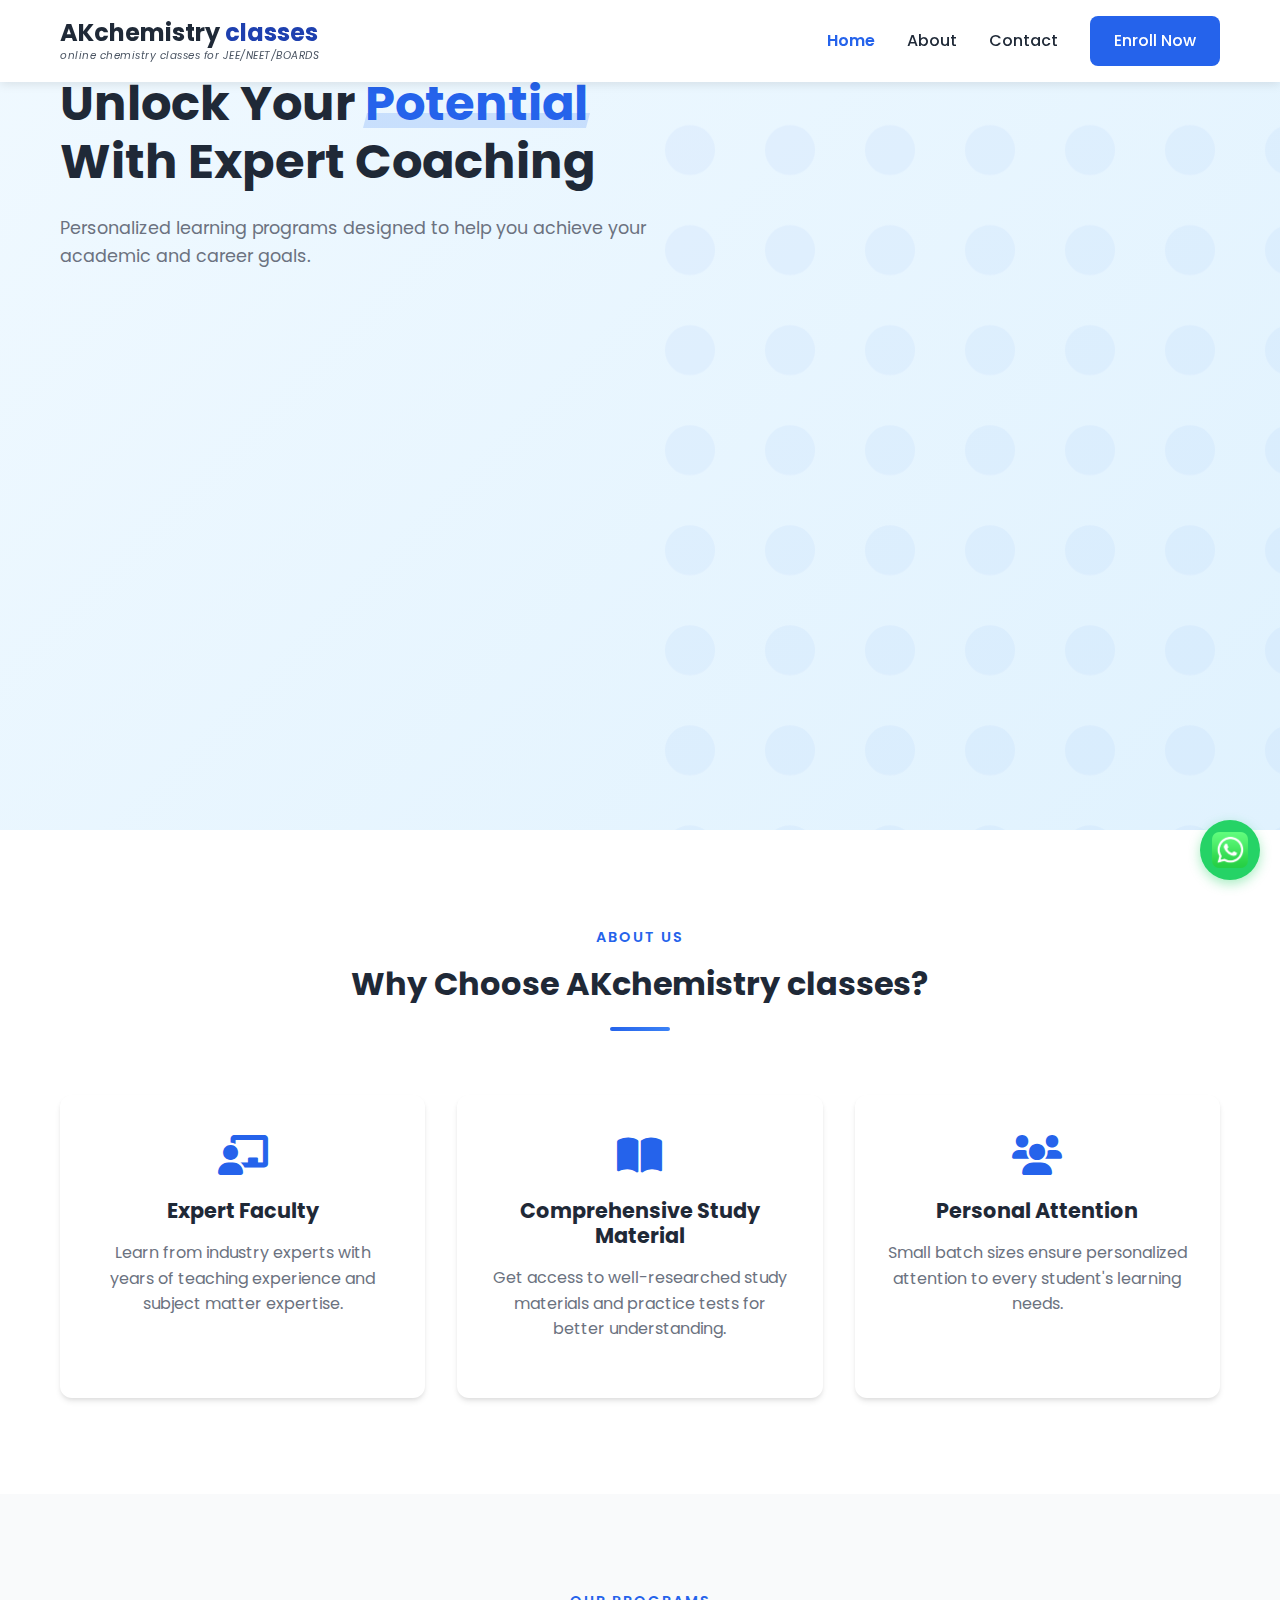
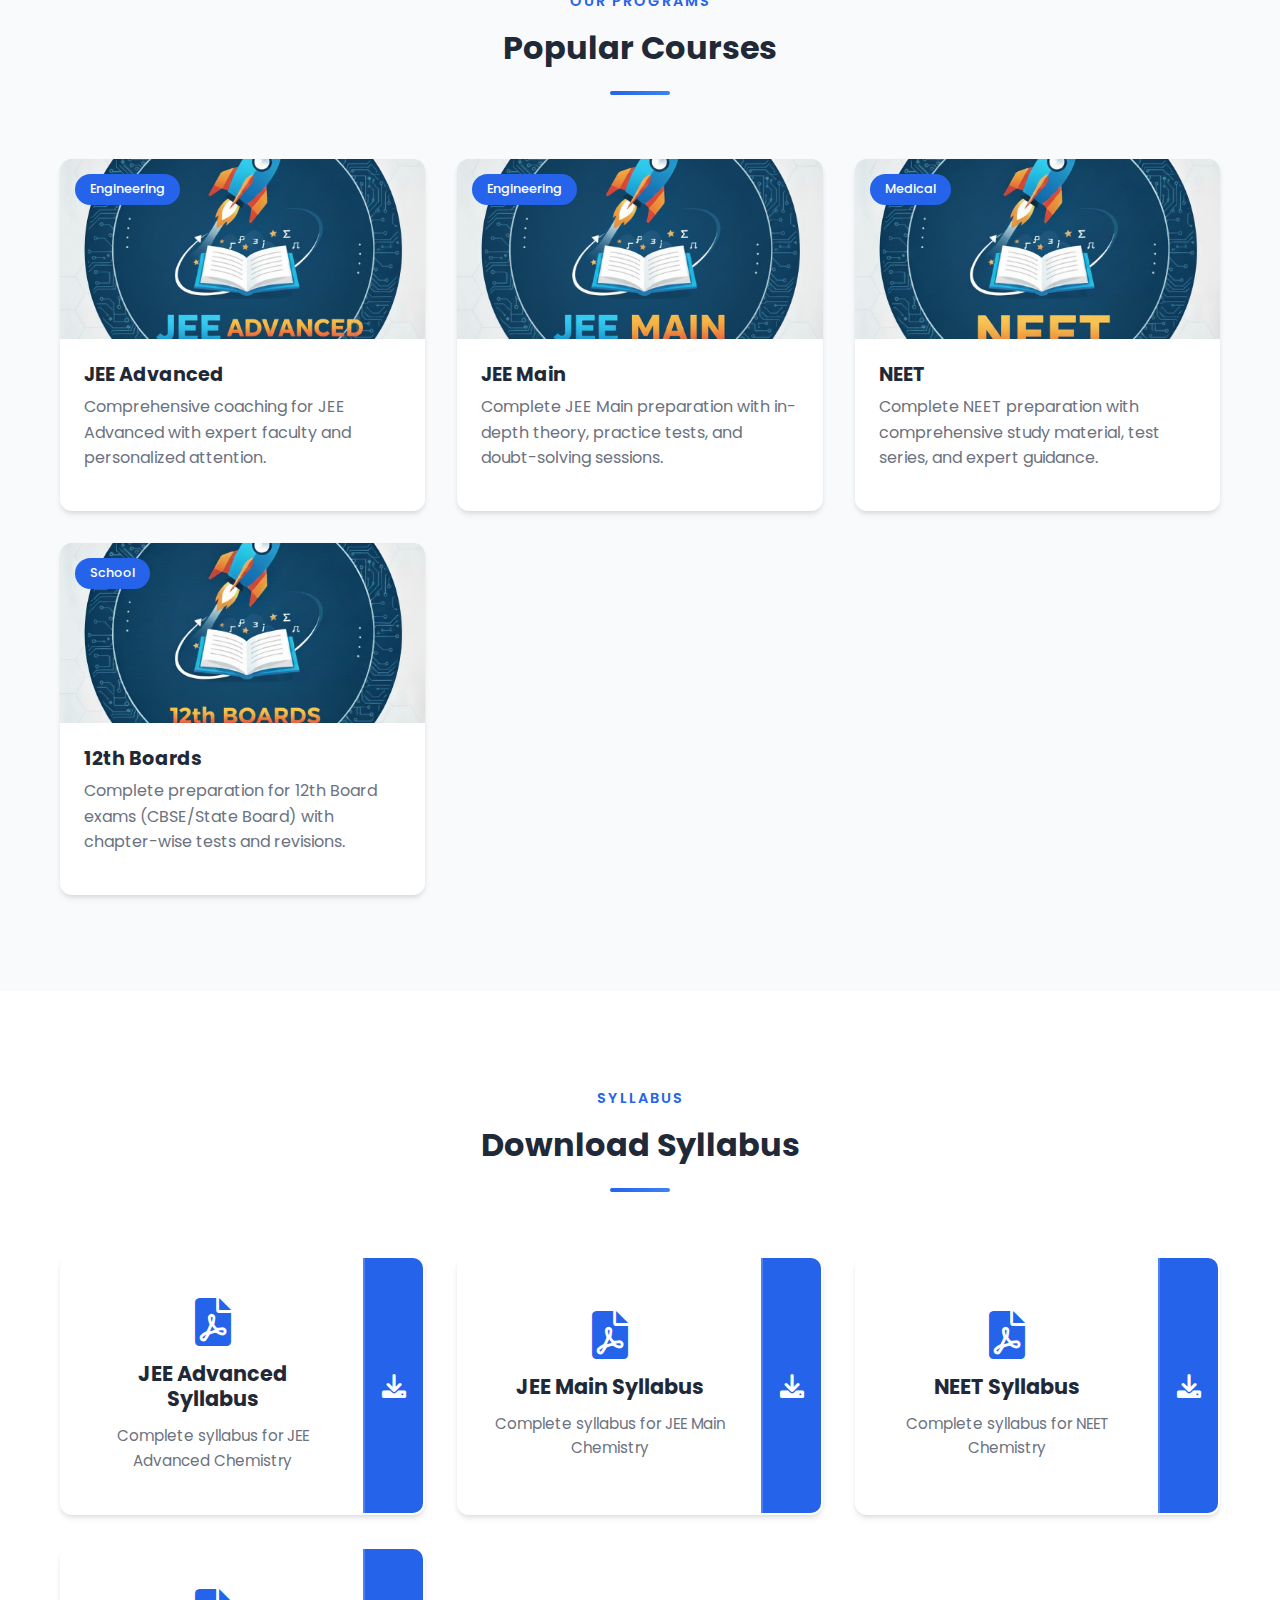
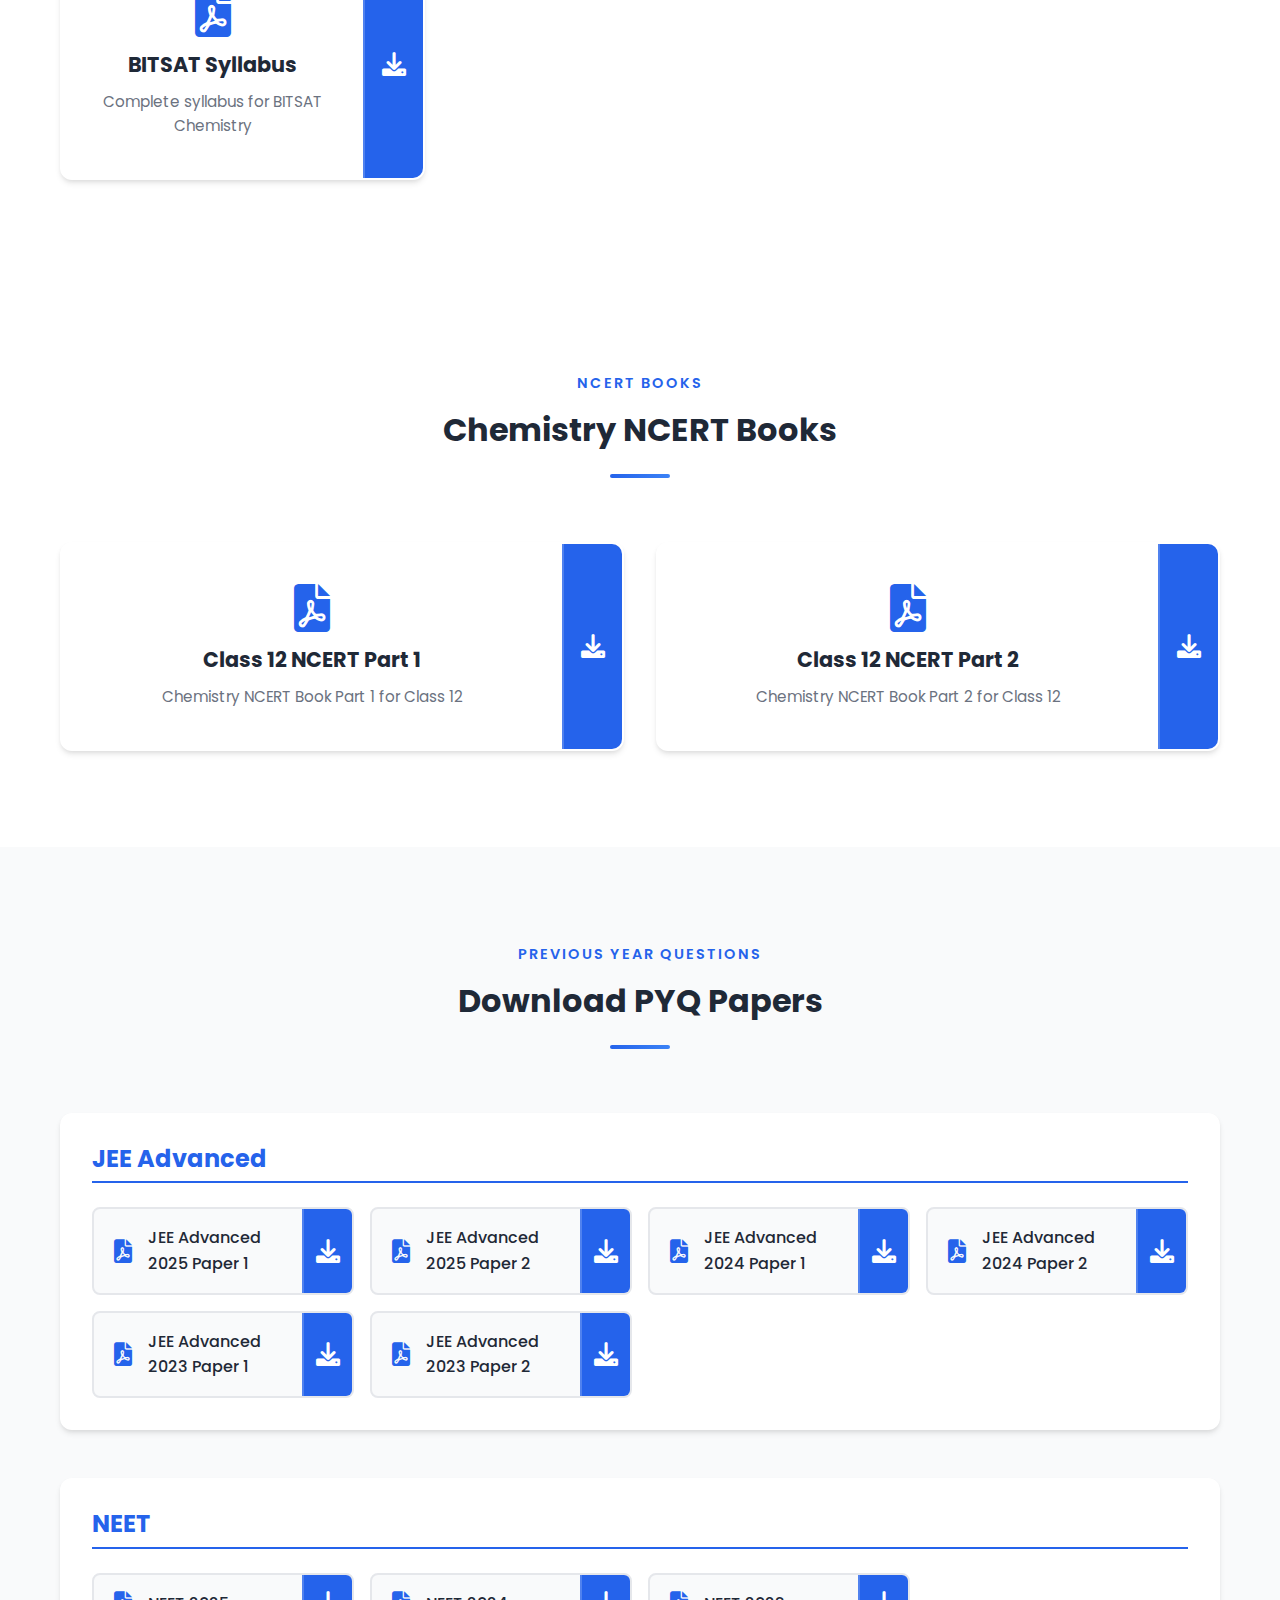
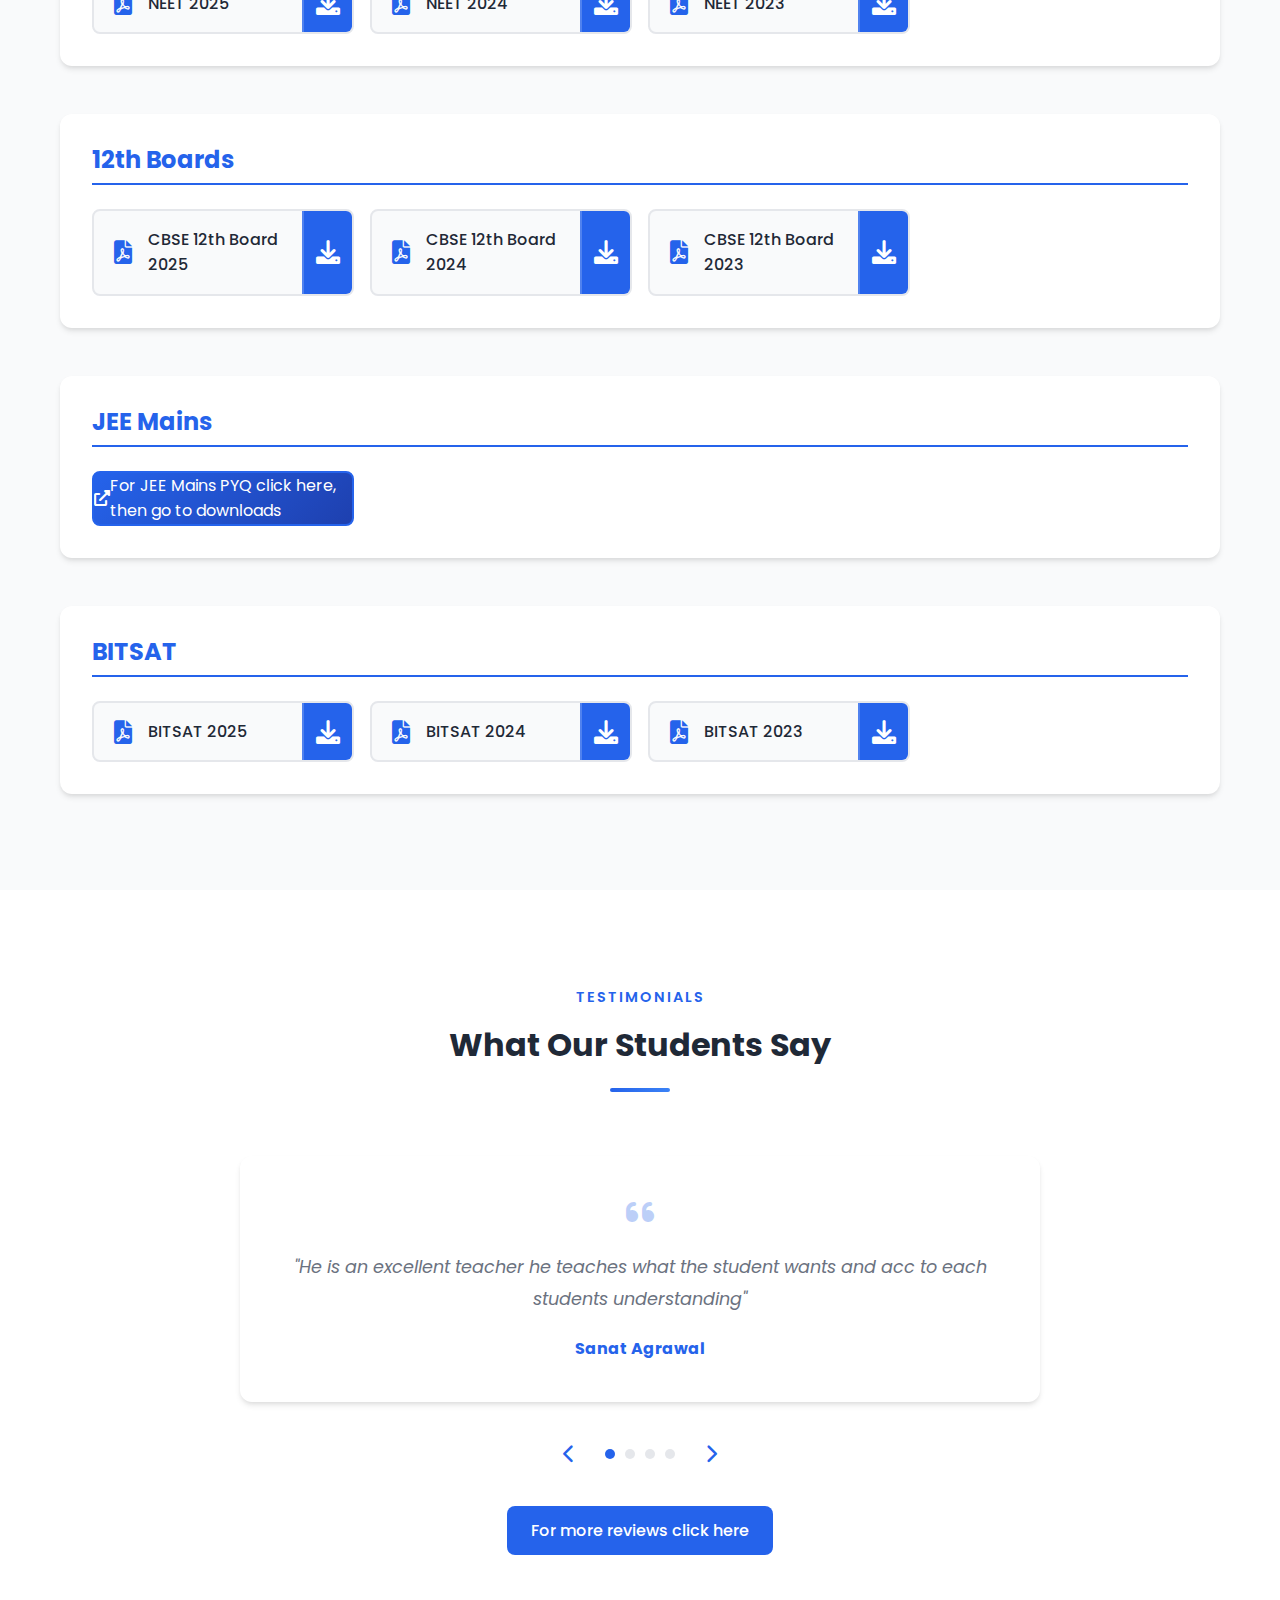
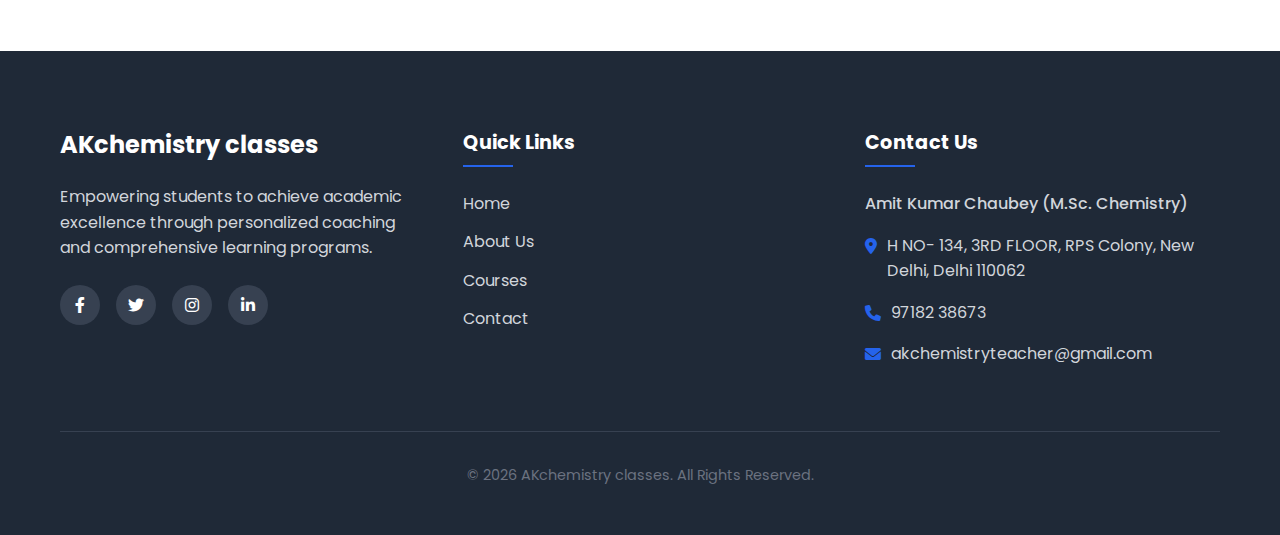
<file: index.html>
<!DOCTYPE html>
<html lang="en">
<head>
    <meta charset="UTF-8">
    <meta name="viewport" content="width=device-width, initial-scale=1.0">
    <title>AKchemistry classes - Excellence in Education</title>
    <link rel="stylesheet" href="https://cdnjs.cloudflare.com/ajax/libs/font-awesome/6.0.0/css/all.min.css">
    <link href="https://fonts.googleapis.com/css2?family=Poppins:wght@300;400;500;600;700&display=swap" rel="stylesheet">
    <link rel="stylesheet" href="css/style.css">
</head>
<body>
    <!-- Navigation -->
    <nav class="navbar">
        <div class="container">
            <a href="index.html" class="logo">
                <div class="logo-main">AKchemistry <span>classes</span></div>
                <div class="logo-subtitle">online chemistry classes for JEE/NEET/BOARDS</div>
            </a>
            <div class="nav-links">
                <a href="index.html" class="active">Home</a>
                <a href="about.html">About</a>
                <a href="contact.html">Contact</a>
                <a href="#" class="btn btn-primary enroll-now-btn">Enroll Now</a>
            </div>
            <div class="hamburger">
                <span></span>
                <span></span>
                <span></span>
            </div>
        </div>
    </nav>

    <!-- Hero Section -->
    <section class="hero">
        <div class="container">
            <div class="hero-grid">
                <div class="hero-content">
                    <h1 class="animate-from-left">Unlock Your <span>Potential</span> With Expert Coaching</h1>
                    <p class="animate-from-right">Personalized learning programs designed to help you achieve your academic and career goals.</p>
                    <div class="cta-buttons animate-fade-in">
                        <a href="#courses" class="btn btn-primary">Explore Courses</a>
                    </div>
                </div>
                <div class="hero-image animate-fade-in">
                    <img src="assets/teacher.jpg" alt="Expert coach guiding students">
                </div>
            </div>
        </div>
        <div class="hero-shape"></div>
    </section>

    <!-- About Section -->
    <section class="about-section" id="about">
        <div class="container">
            <div class="section-header">
                <span>About Us</span>
                <h2>Why Choose AKchemistry classes?</h2>
                <div class="line"></div>
            </div>
            <div class="about-grid">
                <div class="about-card">
                    <i class="fas fa-chalkboard-teacher"></i>
                    <h3>Expert Faculty</h3>
                    <p>Learn from industry experts with years of teaching experience and subject matter expertise.</p>
                </div>
                <div class="about-card">
                    <i class="fas fa-book-open"></i>
                    <h3>Comprehensive Study Material</h3>
                    <p>Get access to well-researched study materials and practice tests for better understanding.</p>
                </div>
                <div class="about-card">
                    <i class="fas fa-users"></i>
                    <h3>Personal Attention</h3>
                    <p>Small batch sizes ensure personalized attention to every student's learning needs.</p>
                </div>
            </div>
        </div>
    </section>

    <!-- Courses Section -->
    <section class="courses-section" id="courses">
        <div class="container">
            <div class="section-header">
                <span>Our Programs</span>
                <h2>Popular Courses</h2>
                <div class="line"></div>
            </div>
            <div class="courses-grid">
                <!-- Course cards will be populated by JavaScript -->
            </div>
        </div>
    </section>

    <!-- Syllabus Section -->
    <section class="syllabus-section" id="syllabus">
        <div class="container">
            <div class="section-header">
                <span>Syllabus</span>
                <h2>Download Syllabus</h2>
                <div class="line"></div>
            </div>
            <div class="syllabus-grid">
                <div class="syllabus-item">
                    <a href="assets/jas_watermark.pdf" target="_blank" class="syllabus-content">
                        <i class="fas fa-file-pdf"></i>
                        <div class="syllabus-text">
                            <h3>JEE Advanced Syllabus</h3>
                            <p>Complete syllabus for JEE Advanced Chemistry</p>
                        </div>
                    </a>
                    <a href="assets/jas_watermark.pdf" download class="download-btn" title="Download PDF">
                        <i class="fas fa-download"></i>
                    </a>
                </div>
                <div class="syllabus-item">
                    <a href="assets/jms_watermark.pdf" target="_blank" class="syllabus-content">
                        <i class="fas fa-file-pdf"></i>
                        <div class="syllabus-text">
                            <h3>JEE Main Syllabus</h3>
                            <p>Complete syllabus for JEE Main Chemistry</p>
                        </div>
                    </a>
                    <a href="assets/jms_watermark.pdf" download class="download-btn" title="Download PDF">
                        <i class="fas fa-download"></i>
                    </a>
                </div>
                <div class="syllabus-item">
                    <a href="assets/neets.pdf" target="_blank" class="syllabus-content">
                        <i class="fas fa-file-pdf"></i>
                        <div class="syllabus-text">
                            <h3>NEET Syllabus</h3>
                            <p>Complete syllabus for NEET Chemistry</p>
                        </div>
                    </a>
                    <a href="assets/neets.pdf" download class="download-btn" title="Download PDF">
                        <i class="fas fa-download"></i>
                    </a>
                </div>
                <div class="syllabus-item">
                    <a href="assets/bitsatsl.pdf" target="_blank" class="syllabus-content">
                        <i class="fas fa-file-pdf"></i>
                        <div class="syllabus-text">
                            <h3>BITSAT Syllabus</h3>
                            <p>Complete syllabus for BITSAT Chemistry</p>
                        </div>
                    </a>
                    <a href="assets/bitsatsl.pdf" download class="download-btn" title="Download PDF">
                        <i class="fas fa-download"></i>
                    </a>
                </div>
            </div>
        </div>
    </section>

    <!-- NCERT Books Section -->
    <section class="syllabus-section" id="ncert">
        <div class="container">
            <div class="section-header">
                <span>NCERT Books</span>
                <h2>Chemistry NCERT Books</h2>
                <div class="line"></div>
            </div>
            <div class="syllabus-grid">
                <div class="syllabus-item">
                    <a href="assets/c12p1.pdf" target="_blank" class="syllabus-content">
                        <i class="fas fa-file-pdf"></i>
                        <div class="syllabus-text">
                            <h3>Class 12 NCERT Part 1</h3>
                            <p>Chemistry NCERT Book Part 1 for Class 12</p>
                        </div>
                    </a>
                    <a href="assets/c12p1.pdf" download class="download-btn" title="Download PDF">
                        <i class="fas fa-download"></i>
                    </a>
                </div>
                <div class="syllabus-item">
                    <a href="assets/c12p2.pdf" target="_blank" class="syllabus-content">
                        <i class="fas fa-file-pdf"></i>
                        <div class="syllabus-text">
                            <h3>Class 12 NCERT Part 2</h3>
                            <p>Chemistry NCERT Book Part 2 for Class 12</p>
                        </div>
                    </a>
                    <a href="assets/c12p2.pdf" download class="download-btn" title="Download PDF">
                        <i class="fas fa-download"></i>
                    </a>
                </div>
            </div>
        </div>
    </section>

    <!-- PYQ Downloads Section -->
    <section class="pyq-section" id="pyq">
        <div class="container">
            <div class="section-header">
                <span>Previous Year Questions</span>
                <h2>Download PYQ Papers</h2>
                <div class="line"></div>
            </div>
            <div class="pyq-container">
                <!-- JEE Advanced -->
                <div class="pyq-category">
                    <h3>JEE Advanced</h3>
                    <div class="pyq-grid">
                        <div class="pyq-item">
                            <a href="assets/ja2025p1_removed_watermark.pdf" target="_blank" class="pyq-content">
                                <i class="fas fa-file-pdf"></i>
                                <span>JEE Advanced 2025 Paper 1</span>
                            </a>
                            <a href="assets/ja2025p1_removed_watermark.pdf" download class="download-btn" title="Download PDF">
                                <i class="fas fa-download"></i>
                            </a>
                        </div>
                        <div class="pyq-item">
                            <a href="assets/ja2025p2_removed_watermark.pdf" target="_blank" class="pyq-content">
                                <i class="fas fa-file-pdf"></i>
                                <span>JEE Advanced 2025 Paper 2</span>
                            </a>
                            <a href="assets/ja2025p2_removed_watermark.pdf" download class="download-btn" title="Download PDF">
                                <i class="fas fa-download"></i>
                            </a>
                        </div>
                        <div class="pyq-item">
                            <a href="assets/ja2024p1_removed_watermark.pdf" target="_blank" class="pyq-content">
                                <i class="fas fa-file-pdf"></i>
                                <span>JEE Advanced 2024 Paper 1</span>
                            </a>
                            <a href="assets/ja2024p1_removed_watermark.pdf" download class="download-btn" title="Download PDF">
                                <i class="fas fa-download"></i>
                            </a>
                        </div>
                        <div class="pyq-item">
                            <a href="assets/ja2024p2_removed_watermark.pdf" target="_blank" class="pyq-content">
                                <i class="fas fa-file-pdf"></i>
                                <span>JEE Advanced 2024 Paper 2</span>
                            </a>
                            <a href="assets/ja2024p2_removed_watermark.pdf" download class="download-btn" title="Download PDF">
                                <i class="fas fa-download"></i>
                            </a>
                        </div>
                        <div class="pyq-item">
                            <a href="assets/ja2023p1_removed_watermark.pdf" target="_blank" class="pyq-content">
                                <i class="fas fa-file-pdf"></i>
                                <span>JEE Advanced 2023 Paper 1</span>
                            </a>
                            <a href="assets/ja2023p1_removed_watermark.pdf" download class="download-btn" title="Download PDF">
                                <i class="fas fa-download"></i>
                            </a>
                        </div>
                        <div class="pyq-item">
                            <a href="assets/ja2023p2_removed_watermark.pdf" target="_blank" class="pyq-content">
                                <i class="fas fa-file-pdf"></i>
                                <span>JEE Advanced 2023 Paper 2</span>
                            </a>
                            <a href="assets/ja2023p2_removed_watermark.pdf" download class="download-btn" title="Download PDF">
                                <i class="fas fa-download"></i>
                            </a>
                        </div>
                    </div>
                </div>

                <!-- NEET -->
                <div class="pyq-category">
                    <h3>NEET</h3>
                    <div class="pyq-grid">
                        <div class="pyq-item">
                            <a href="assets/neet2025_watermark.pdf" target="_blank" class="pyq-content">
                                <i class="fas fa-file-pdf"></i>
                                <span>NEET 2025</span>
                            </a>
                            <a href="assets/neet2025_watermark.pdf" download class="download-btn" title="Download PDF">
                                <i class="fas fa-download"></i>
                            </a>
                        </div>
                        <div class="pyq-item">
                            <a href="assets/neet2024_watermark.pdf" target="_blank" class="pyq-content">
                                <i class="fas fa-file-pdf"></i>
                                <span>NEET 2024</span>
                            </a>
                            <a href="assets/neet2024_watermark.pdf" download class="download-btn" title="Download PDF">
                                <i class="fas fa-download"></i>
                            </a>
                        </div>
                        <div class="pyq-item">
                            <a href="assets/neet2023_watermark.pdf" target="_blank" class="pyq-content">
                                <i class="fas fa-file-pdf"></i>
                                <span>NEET 2023</span>
                            </a>
                            <a href="assets/neet2023_watermark.pdf" download class="download-btn" title="Download PDF">
                                <i class="fas fa-download"></i>
                            </a>
                        </div>
                    </div>
                </div>

                <!-- Boards -->
                <div class="pyq-category">
                    <h3>12th Boards</h3>
                    <div class="pyq-grid">
                        <div class="pyq-item">
                            <a href="assets/chb2025.pdf" target="_blank" class="pyq-content">
                                <i class="fas fa-file-pdf"></i>
                                <span>CBSE 12th Board 2025</span>
                            </a>
                            <a href="assets/chb2025.pdf" download class="download-btn" title="Download PDF">
                                <i class="fas fa-download"></i>
                            </a>
                        </div>
                        <div class="pyq-item">
                            <a href="assets/chb2024.pdf" target="_blank" class="pyq-content">
                                <i class="fas fa-file-pdf"></i>
                                <span>CBSE 12th Board 2024</span>
                            </a>
                            <a href="assets/chb2024.pdf" download class="download-btn" title="Download PDF">
                                <i class="fas fa-download"></i>
                            </a>
                        </div>
                        <div class="pyq-item">
                            <a href="assets/chb2023.pdf" target="_blank" class="pyq-content">
                                <i class="fas fa-file-pdf"></i>
                                <span>CBSE 12th Board 2023</span>
                            </a>
                            <a href="assets/chb2023.pdf" download class="download-btn" title="Download PDF">
                                <i class="fas fa-download"></i>
                            </a>
                        </div>
                    </div>
                </div>

                <!-- JEE Mains -->
                <div class="pyq-category">
                    <h3>JEE Mains</h3>
                    <div class="pyq-grid">
                        <a href="https://www.nta.ac.in/Downloads/" target="_blank" class="pyq-item pyq-link">
                            <i class="fas fa-external-link-alt"></i>
                            <span>For JEE Mains PYQ click here, then go to downloads</span>
                        </a>
                    </div>
                </div>

                <!-- BITSAT -->
                <div class="pyq-category">
                    <h3>BITSAT</h3>
                    <div class="pyq-grid">
                        <div class="pyq-item">
                            <a href="assets/bits2025.pdf" target="_blank" class="pyq-content">
                                <i class="fas fa-file-pdf"></i>
                                <span>BITSAT 2025</span>
                            </a>
                            <a href="assets/bits2025.pdf" download class="download-btn" title="Download PDF">
                                <i class="fas fa-download"></i>
                            </a>
                        </div>
                        <div class="pyq-item">
                            <a href="assets/bits2024.pdf" target="_blank" class="pyq-content">
                                <i class="fas fa-file-pdf"></i>
                                <span>BITSAT 2024</span>
                            </a>
                            <a href="assets/bits2024.pdf" download class="download-btn" title="Download PDF">
                                <i class="fas fa-download"></i>
                            </a>
                        </div>
                        <div class="pyq-item">
                            <a href="assets/bits2023.pdf" target="_blank" class="pyq-content">
                                <i class="fas fa-file-pdf"></i>
                                <span>BITSAT 2023</span>
                            </a>
                            <a href="assets/bits2023.pdf" download class="download-btn" title="Download PDF">
                                <i class="fas fa-download"></i>
                            </a>
                        </div>
                    </div>
                </div>
            </div>
        </div>
    </section>

    <!-- Testimonials Section -->
    <section class="testimonials-section">
        <div class="container">
            <div class="section-header">
                <span>Testimonials</span>
                <h2>What Our Students Say</h2>
                <div class="line"></div>
            </div>
            <div class="testimonial-slider">
                <div class="testimonial-slide active">
                    <div class="testimonial-content">
                        <i class="fas fa-quote-left"></i>
                        <p>"He is an excellent teacher he teaches what the student wants and acc to each students understanding"</p>
                        <div class="testimonial-author">
                            <h4>Sanat Agrawal</h4>
                        </div>
                    </div>
                </div>
                <!-- More testimonials will be added via JavaScript -->
                <div class="testimonial-nav">
                    <button class="prev-btn"><i class="fas fa-chevron-left"></i></button>
                    <div class="dots"></div>
                    <button class="next-btn"><i class="fas fa-chevron-right"></i></button>
                </div>
            </div>
            <div style="text-align: center; margin-top: 2rem;">
                <a href="https://share.google/9ZU3p0Cu87T52ne3W" target="_blank" class="btn btn-primary">For more reviews click here</a>
            </div>
        </div>
    </section>

    <!-- Footer -->
    <footer class="footer">
        <div class="container">
            <div class="footer-content">
                <div class="footer-about">
                    <h3>AKchemistry classes</h3>
                    <p>Empowering students to achieve academic excellence through personalized coaching and comprehensive learning programs.</p>
                    <div class="social-links">
                        <a href="#"><i class="fab fa-facebook-f"></i></a>
                        <a href="#"><i class="fab fa-twitter"></i></a>
                        <a href="#"><i class="fab fa-instagram"></i></a>
                        <a href="#"><i class="fab fa-linkedin-in"></i></a>
                    </div>
                </div>
                <div class="footer-links">
                    <h4>Quick Links</h4>
                    <ul>
                        <li><a href="index.html">Home</a></li>
                        <li><a href="about.html">About Us</a></li>
                        <li><a href="#courses">Courses</a></li>
                        <li><a href="contact.html">Contact</a></li>
                    </ul>
                </div>
                <div class="footer-contact">
                    <h4>Contact Us</h4>
                    <p style="margin-bottom: 1rem; color: #d1d5db; font-weight: 500;">Amit Kumar Chaubey (M.Sc. Chemistry)</p>
                    <p><i class="fas fa-map-marker-alt"></i> H NO- 134, 3RD FLOOR, RPS Colony, New Delhi, Delhi 110062</p>
                    <p><i class="fas fa-phone"></i> 97182 38673</p>
                    <p><i class="fas fa-envelope"></i> akchemistryteacher@gmail.com</p>
                </div>
            </div>
            <div class="footer-bottom">
                <p>&copy; 2026 AKchemistry classes. All Rights Reserved.</p>
            </div>
        </div>
    </footer>

    <!-- Enroll Modal -->
    <div id="enrollModal" class="enroll-modal">
        <div class="enroll-modal-content">
            <span class="enroll-modal-close">&times;</span>
            <h2>Get in Touch</h2>
            <p>Choose how you'd like to contact us:</p>
            <div class="enroll-options">
                <a href="tel:+919718238673" class="enroll-option-btn call-btn">
                    <i class="fas fa-phone"></i>
                    <span>Call Now</span>
                    <small>+91 97182 38673</small>
                </a>
                <a href="https://wa.me/919718238673" target="_blank" class="enroll-option-btn whatsapp-btn">
                    <i class="fab fa-whatsapp"></i>
                    <span>WhatsApp</span>
                    <small>+91 97182 38673</small>
                </a>
            </div>
        </div>
    </div>

    <!-- WhatsApp Floating Button -->
    <a href="https://wa.me/919718238673" target="_blank" class="whatsapp-float" aria-label="Contact us on WhatsApp">
        <img src="assets/whatsapp.png" alt="WhatsApp">
    </a>

    <script src="js/main.js"></script>
</body>
</html>
</file>
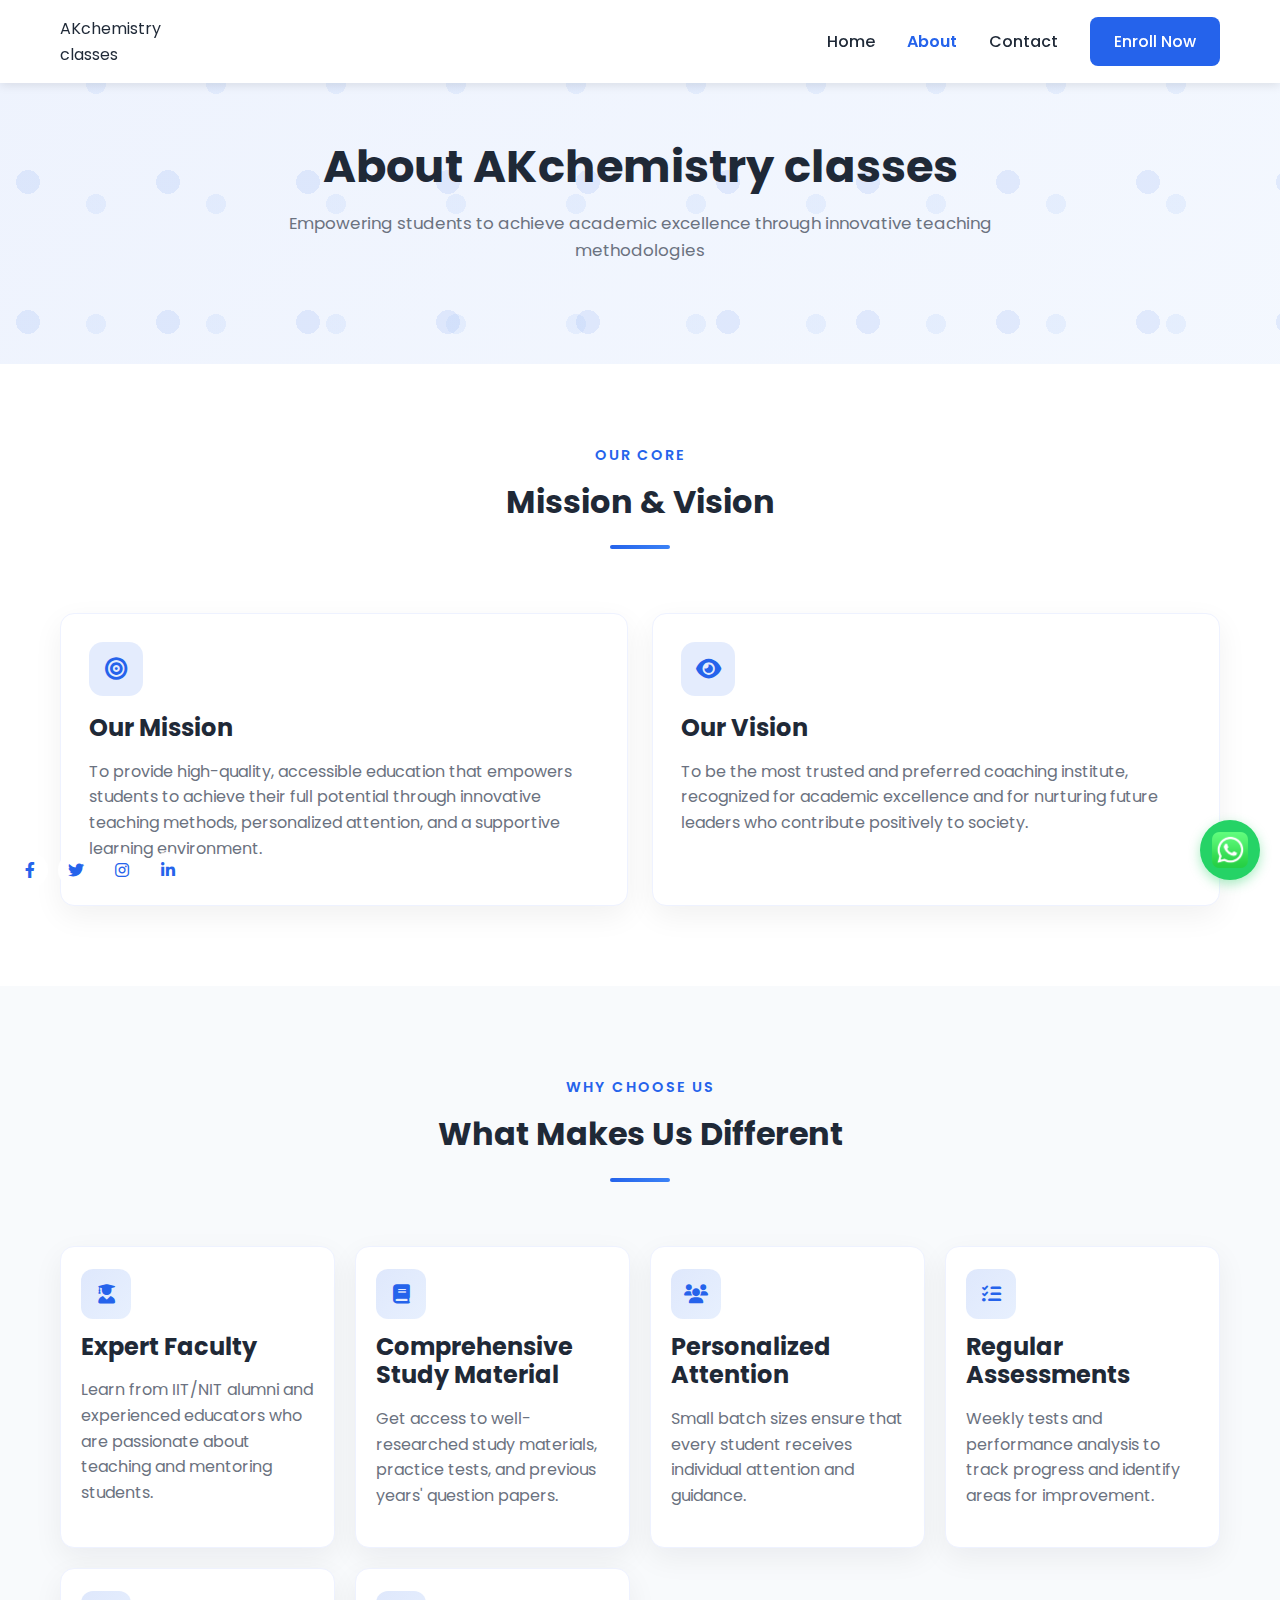
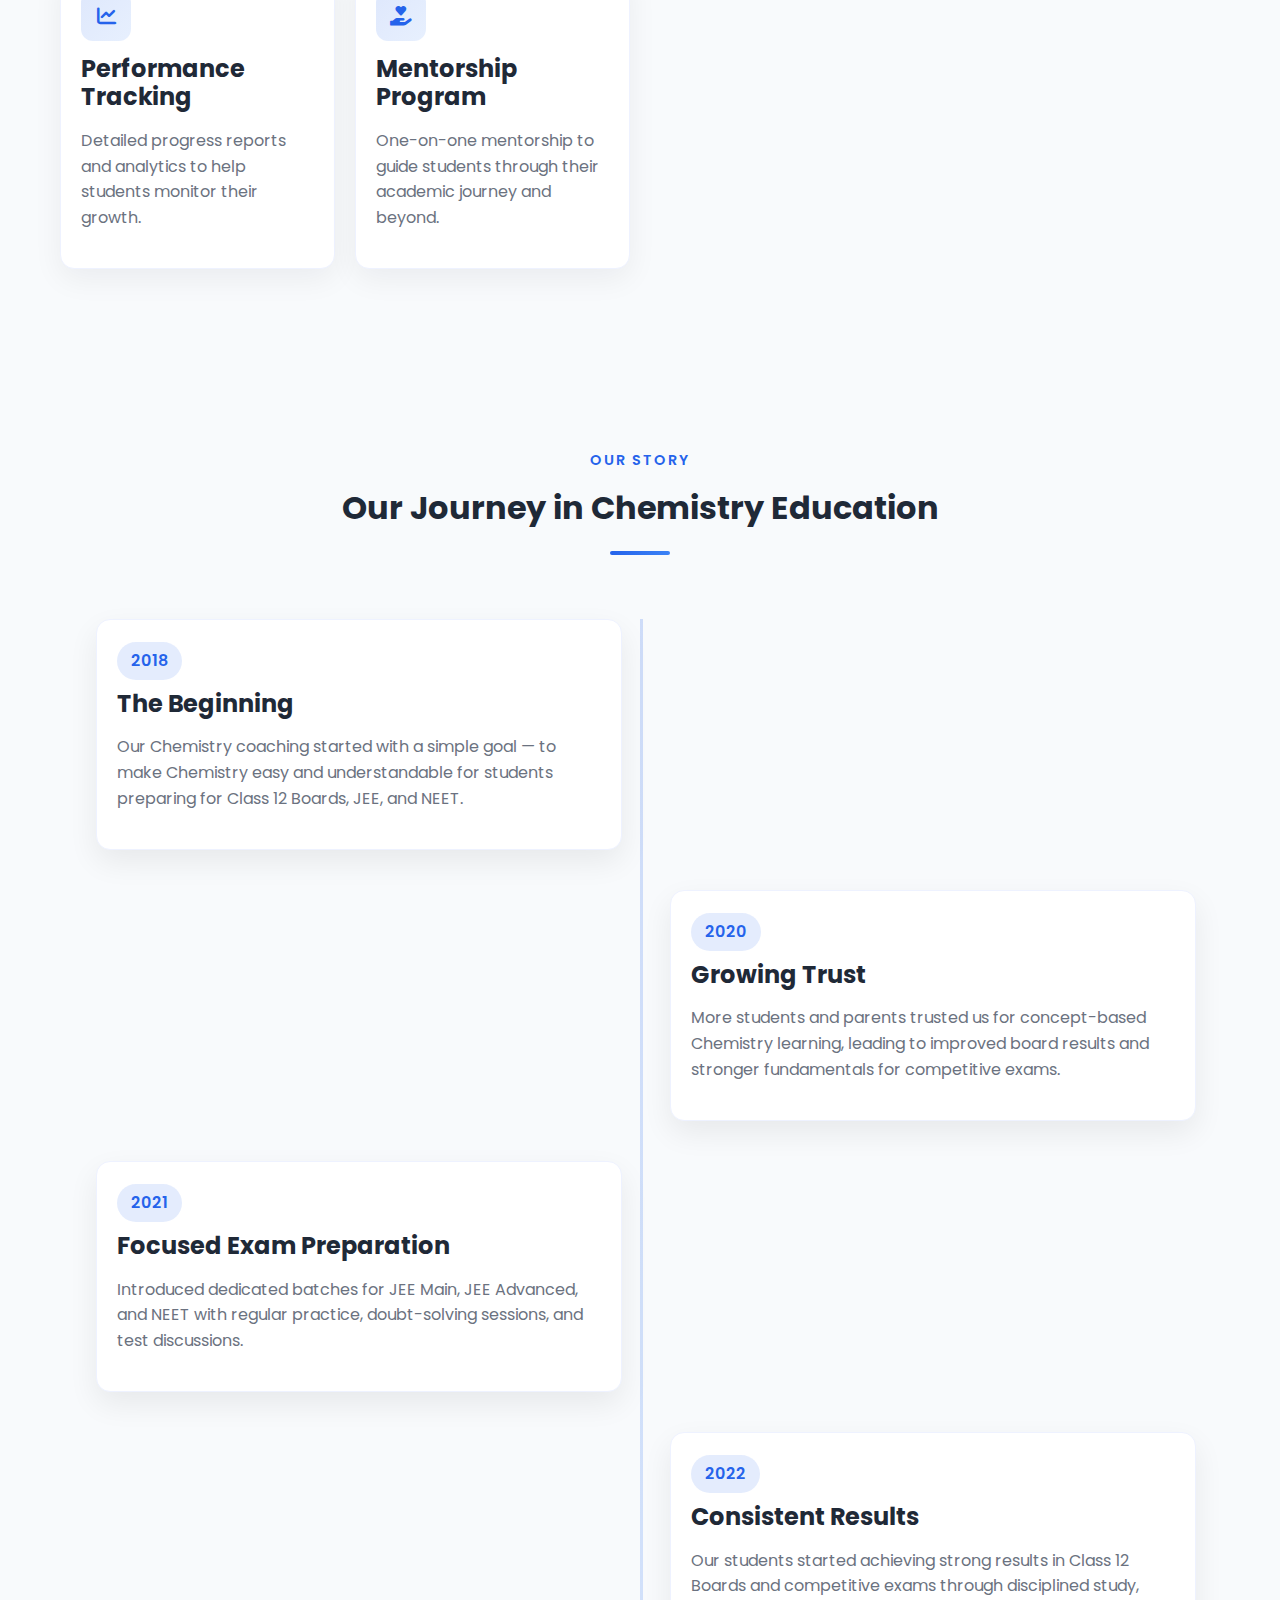
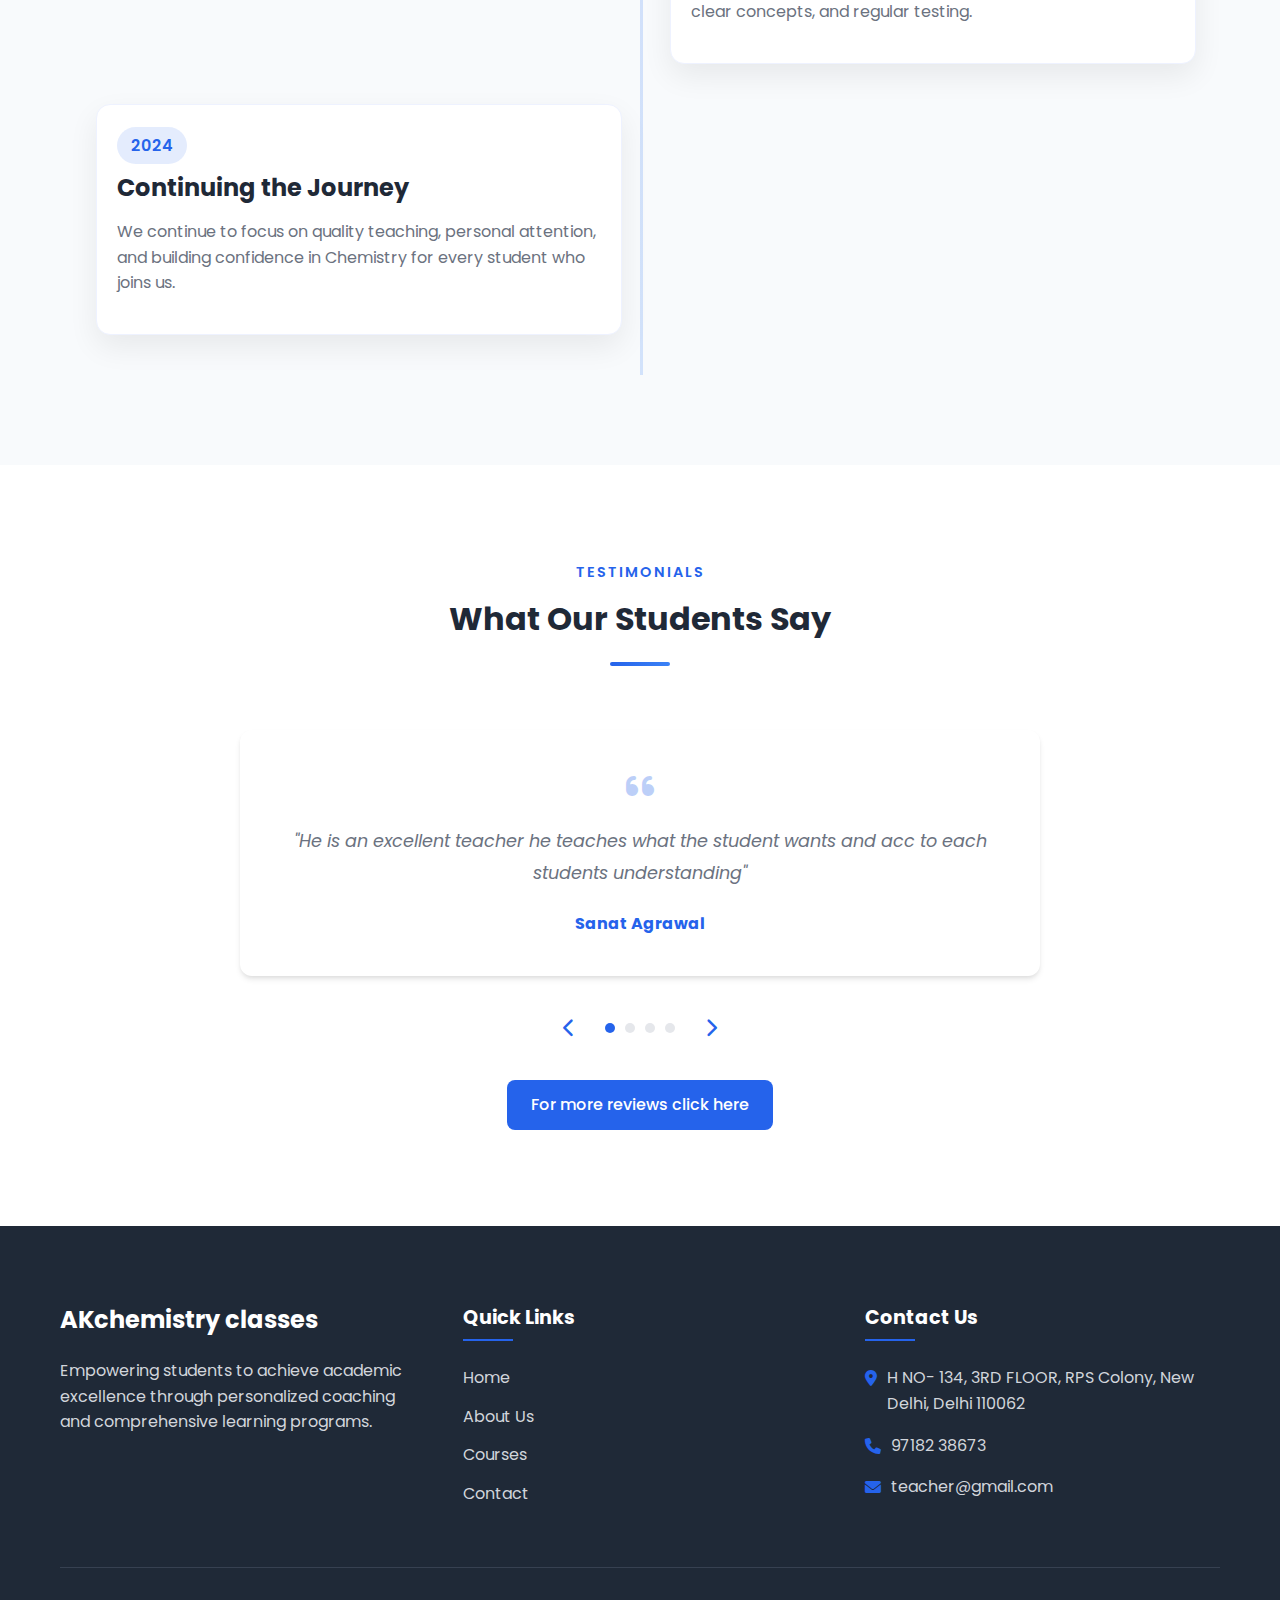
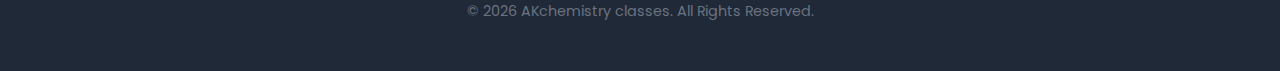
<file: about.html>
<!DOCTYPE html>
<html lang="en">
<head>
    <meta charset="UTF-8">
    <meta name="viewport" content="width=device-width, initial-scale=1.0">
    <title>About Us - AKchemistry classes</title>
    <link rel="stylesheet" href="https://cdnjs.cloudflare.com/ajax/libs/font-awesome/6.0.0/css/all.min.css">
    <link href="https://fonts.googleapis.com/css2?family=Poppins:wght@300;400;500;600;700&display=swap" rel="stylesheet">
    <link rel="stylesheet" href="css/style.css">
    <link rel="stylesheet" href="css/about.css">
</head>
<body>
    <!-- Navigation -->
    <nav class="navbar">
        <div class="container">
            <a href="index.html" class="logo">AKchemistry <span>classes</span></a>
            <div class="nav-links">
                <a href="index.html">Home</a>
                <a href="about.html" class="active">About</a>
                <a href="contact.html">Contact</a>
                <a href="#" class="btn btn-primary enroll-now-btn">Enroll Now</a>
            </div>
            <div class="hamburger">
                <span></span>
                <span></span>
                <span></span>
            </div>
        </div>
    </nav>

    <!-- Page Header -->
    <section class="page-header">
        <div class="container">
            <h1>About AKchemistry classes</h1>
            <p>Empowering students to achieve academic excellence through innovative teaching methodologies</p>
        </div>
        <div class="overlay"></div>
    </section>

    <!-- Mission & Vision -->
    <section class="mission-vision">
        <div class="container">
            <div class="section-header">
                <span>Our Core</span>
                <h2>Mission & Vision</h2>
                <div class="line"></div>
            </div>
            <div class="mission-vision-grid">
                <div class="mv-card">
                    <div class="mv-icon">
                        <i class="fas fa-bullseye"></i>
                    </div>
                    <h3>Our Mission</h3>
                    <p>To provide high-quality, accessible education that empowers students to achieve their full potential through innovative teaching methods, personalized attention, and a supportive learning environment.</p>
                </div>
                <div class="mv-card">
                    <div class="mv-icon">
                        <i class="fas fa-eye"></i>
                    </div>
                    <h3>Our Vision</h3>
                    <p>To be the most trusted and preferred coaching institute, recognized for academic excellence and for nurturing future leaders who contribute positively to society.</p>
                </div>
            </div>
        </div>
    </section>

    <!-- Why Choose Us -->
    <section class="why-choose-us">
        <div class="container">
            <div class="section-header">
                <span>Why Choose Us</span>
                <h2>What Makes Us Different</h2>
                <div class="line"></div>
            </div>
            <div class="features-grid">
                <div class="feature-card">
                    <div class="feature-icon">
                        <i class="fas fa-user-graduate"></i>
                    </div>
                    <h3>Expert Faculty</h3>
                    <p>Learn from IIT/NIT alumni and experienced educators who are passionate about teaching and mentoring students.</p>
                </div>
                <div class="feature-card">
                    <div class="feature-icon">
                        <i class="fas fa-book"></i>
                    </div>
                    <h3>Comprehensive Study Material</h3>
                    <p>Get access to well-researched study materials, practice tests, and previous years' question papers.</p>
                </div>
                <div class="feature-card">
                    <div class="feature-icon">
                        <i class="fas fa-users"></i>
                    </div>
                    <h3>Personalized Attention</h3>
                    <p>Small batch sizes ensure that every student receives individual attention and guidance.</p>
                </div>
                <div class="feature-card">
                    <div class="feature-icon">
                        <i class="fas fa-tasks"></i>
                    </div>
                    <h3>Regular Assessments</h3>
                    <p>Weekly tests and performance analysis to track progress and identify areas for improvement.</p>
                </div>
                <div class="feature-card">
                    <div class="feature-icon">
                        <i class="fas fa-chart-line"></i>
                    </div>
                    <h3>Performance Tracking</h3>
                    <p>Detailed progress reports and analytics to help students monitor their growth.</p>
                </div>
                <div class="feature-card">
                    <div class="feature-icon">
                        <i class="fas fa-hand-holding-heart"></i>
                    </div>
                    <h3>Mentorship Program</h3>
                    <p>One-on-one mentorship to guide students through their academic journey and beyond.</p>
                </div>
            </div>
        </div>
    </section>

    <!-- Our Journey -->
<section class="our-journey">
    <div class="container">
        <div class="section-header">
            <span>Our Story</span>
            <h2>Our Journey in Chemistry Education</h2>
            <div class="line"></div>
        </div>

        <div class="timeline">

            <div class="timeline-container left">
                <div class="timeline-content">
                    <div class="year">2018</div>
                    <h3>The Beginning</h3>
                    <p>Our Chemistry coaching started with a simple goal — to make Chemistry easy and understandable for students preparing for Class 12 Boards, JEE, and NEET.</p>
                </div>
            </div>

            <div class="timeline-container right">
                <div class="timeline-content">
                    <div class="year">2020</div>
                    <h3>Growing Trust</h3>
                    <p>More students and parents trusted us for concept-based Chemistry learning, leading to improved board results and stronger fundamentals for competitive exams.</p>
                </div>
            </div>

            <div class="timeline-container left">
                <div class="timeline-content">
                    <div class="year">2021</div>
                    <h3>Focused Exam Preparation</h3>
                    <p>Introduced dedicated batches for JEE Main, JEE Advanced, and NEET with regular practice, doubt-solving sessions, and test discussions.</p>
                </div>
            </div>

            <div class="timeline-container right">
                <div class="timeline-content">
                    <div class="year">2022</div>
                    <h3>Consistent Results</h3>
                    <p>Our students started achieving strong results in Class 12 Boards and competitive exams through disciplined study, clear concepts, and regular testing.</p>
                </div>
            </div>

            <div class="timeline-container left">
                <div class="timeline-content">
                    <div class="year">2024</div>
                    <h3>Continuing the Journey</h3>
                    <p>We continue to focus on quality teaching, personal attention, and building confidence in Chemistry for every student who joins us.</p>
                </div>
            </div>

        </div>
    </div>
</section>


    <!-- Testimonials Section -->
    <section class="testimonials-section">
        <div class="container">
            <div class="section-header">
                <span>Testimonials</span>
                <h2>What Our Students Say</h2>
                <div class="line"></div>
            </div>
            <div class="testimonial-slider">
                <div class="testimonial-slide active">
                    <div class="testimonial-content">
                        <i class="fas fa-quote-left"></i>
                        <p>"He is an excellent teacher he teaches what the student wants and acc to each students understanding"</p>
                        <div class="testimonial-author">
                            <h4>Sanat Agrawal</h4>
                        </div>
                    </div>
                </div>
                <div class="testimonial-nav">
                    <button class="prev-btn"><i class="fas fa-chevron-left"></i></button>
                    <div class="dots"></div>
                    <button class="next-btn"><i class="fas fa-chevron-right"></i></button>
                </div>
            </div>
            <div style="text-align: center; margin-top: 2rem;">
                <a href="https://share.google/9ZU3p0Cu87T52ne3W" target="_blank" class="btn btn-primary">For more reviews click here</a>
            </div>
        </div>
    </section>

    <!-- Footer -->
    <footer class="footer">
        <div class="container">
            <div class="footer-content">
                <div class="footer-about">
                    <h3>AKchemistry classes</h3>
                    <p>Empowering students to achieve academic excellence through personalized coaching and comprehensive learning programs.</p>
                    <div class="social-links">
                        <a href="#"><i class="fab fa-facebook-f"></i></a>
                        <a href="#"><i class="fab fa-twitter"></i></a>
                        <a href="#"><i class="fab fa-instagram"></i></a>
                        <a href="#"><i class="fab fa-linkedin-in"></i></a>
                    </div>
                </div>
                <div class="footer-links">
                    <h4>Quick Links</h4>
                    <ul>
                        <li><a href="index.html">Home</a></li>
                        <li><a href="about.html">About Us</a></li>
                        <li><a href="index.html#courses">Courses</a></li>
                        <li><a href="contact.html">Contact</a></li>
                    </ul>
                </div>
                <div class="footer-contact">
                    <h4>Contact Us</h4>
                    <p><i class="fas fa-map-marker-alt"></i> H NO- 134, 3RD FLOOR, RPS Colony, New Delhi, Delhi 110062</p>
                    <p><i class="fas fa-phone"></i> 97182 38673</p>
                    <p><i class="fas fa-envelope"></i> teacher@gmail.com</p>
                </div>
            </div>
            <div class="footer-bottom">
                <p>&copy; 2026 AKchemistry classes. All Rights Reserved.</p>
            </div>
        </div>
    </footer>

    <!-- Enroll Modal -->
    <div id="enrollModal" class="enroll-modal">
        <div class="enroll-modal-content">
            <span class="enroll-modal-close">&times;</span>
            <h2>Get in Touch</h2>
            <p>Choose how you'd like to contact us:</p>
            <div class="enroll-options">
                <a href="tel:+919718238673" class="enroll-option-btn call-btn">
                    <i class="fas fa-phone"></i>
                    <span>Call Now</span>
                    <small>+91 97182 38673</small>
                </a>
                <a href="https://wa.me/919718238673" target="_blank" class="enroll-option-btn whatsapp-btn">
                    <i class="fab fa-whatsapp"></i>
                    <span>WhatsApp</span>
                    <small>+91 97182 38673</small>
                </a>
            </div>
        </div>
    </div>

    <!-- WhatsApp Floating Button -->
    <a href="https://wa.me/919718238673" target="_blank" class="whatsapp-float" aria-label="Contact us on WhatsApp">
        <img src="assets/whatsapp.png" alt="WhatsApp">
    </a>

    <script src="js/main.js"></script>
</body>
</html>
</file>
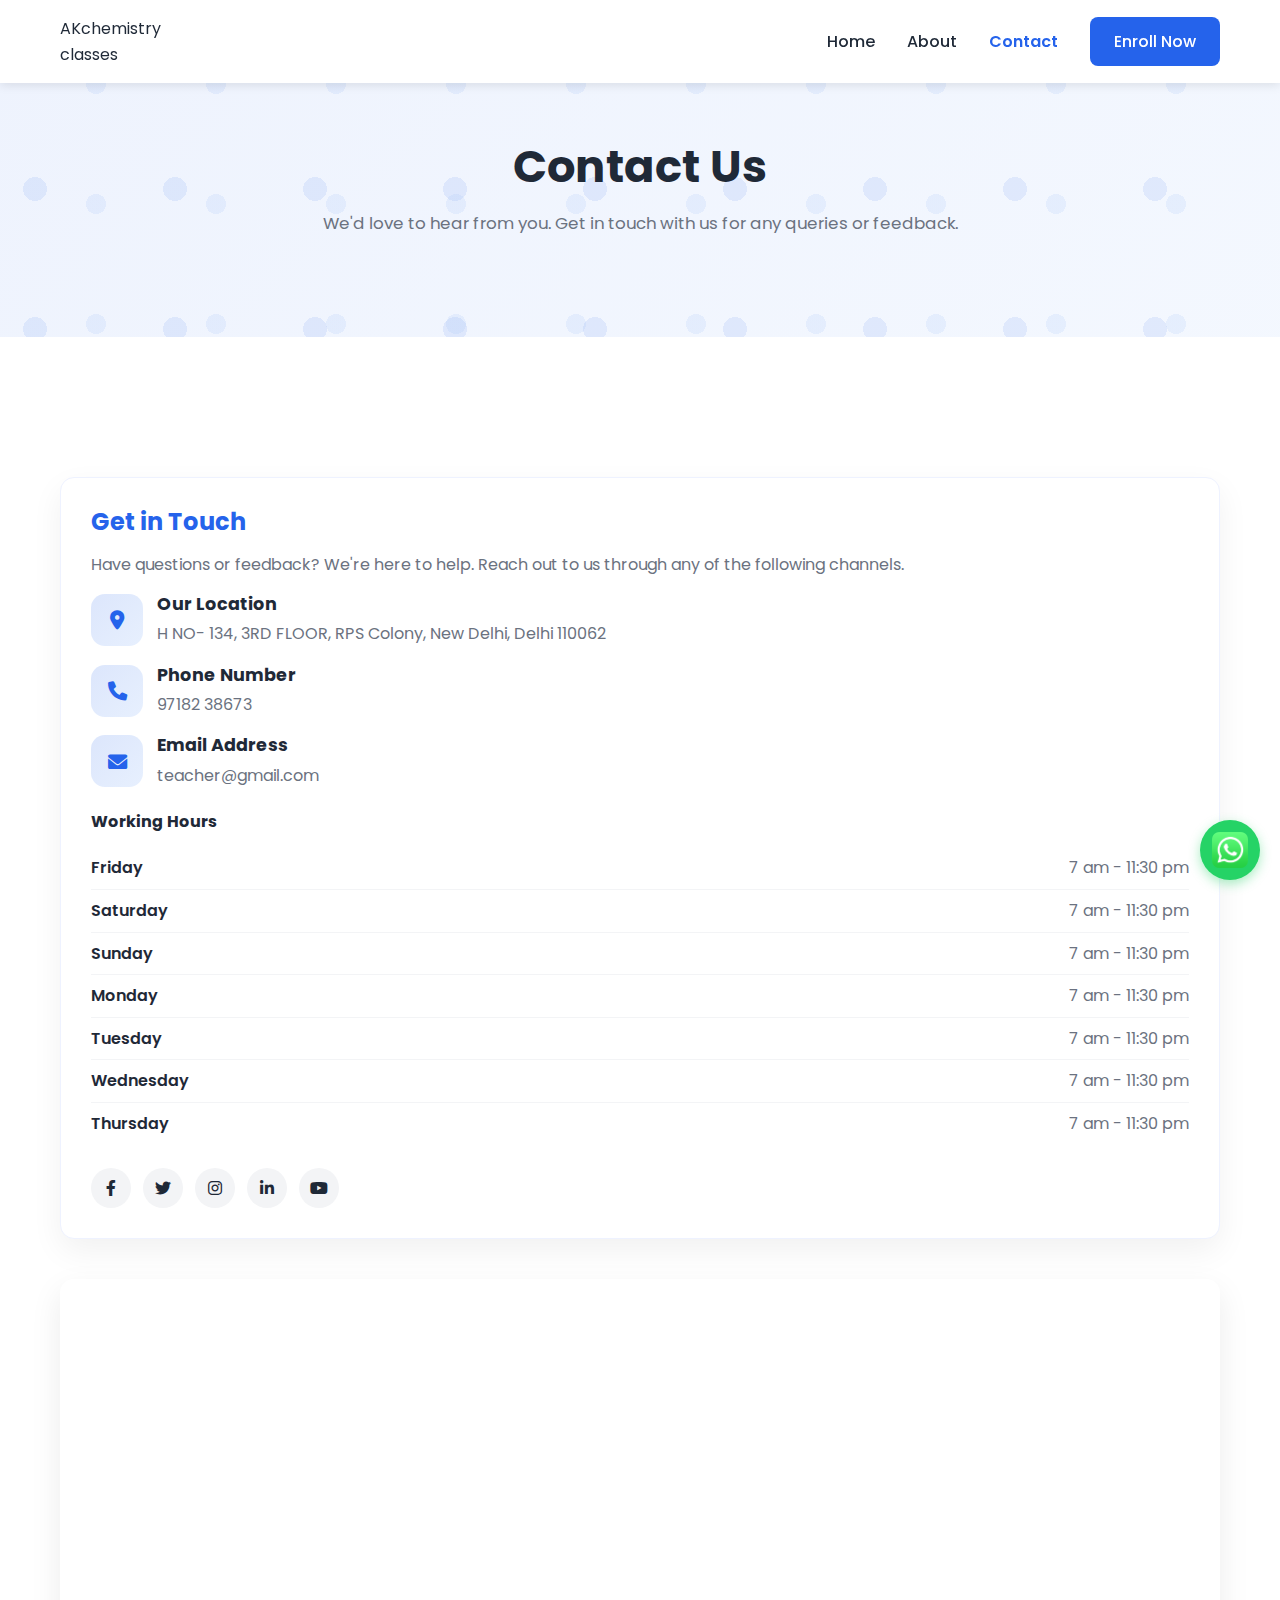
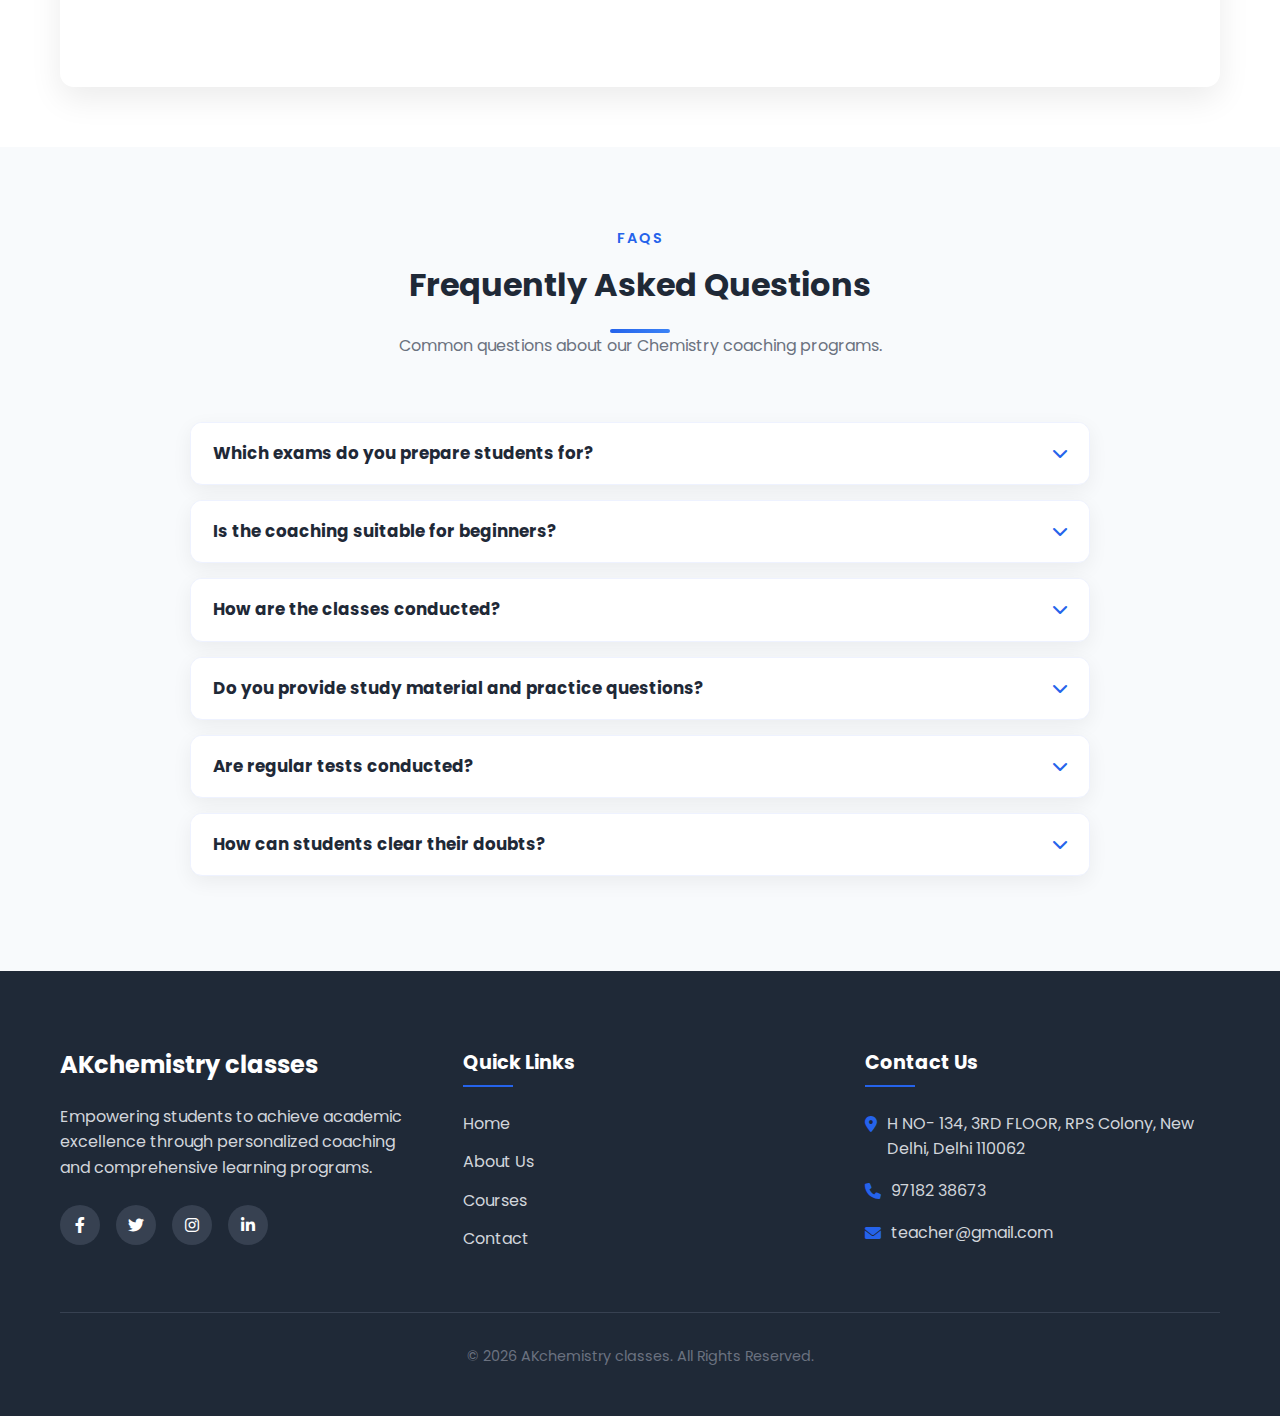
<file: contact.html>
<!DOCTYPE html>
<html lang="en">
<head>
    <meta charset="UTF-8">
    <meta name="viewport" content="width=device-width, initial-scale=1.0">
    <title>Contact Us - AKchemistry classes</title>
    <link rel="stylesheet" href="https://cdnjs.cloudflare.com/ajax/libs/font-awesome/6.0.0/css/all.min.css">
    <link href="https://fonts.googleapis.com/css2?family=Poppins:wght@300;400;500;600;700&display=swap" rel="stylesheet">
    <link rel="stylesheet" href="css/style.css">
    <link rel="stylesheet" href="css/contact.css">
</head>
<body>
    <!-- Navigation -->
    <nav class="navbar">
        <div class="container">
            <a href="index.html" class="logo">AKchemistry <span>classes</span></a>
            <div class="nav-links">
                <a href="index.html">Home</a>
                <a href="about.html">About</a>
                <a href="contact.html" class="active">Contact</a>
                <a href="#" class="btn btn-primary enroll-now-btn">Enroll Now</a>
            </div>
            <div class="hamburger">
                <span></span>
                <span></span>
                <span></span>
            </div>
        </div>
    </nav>

    <!-- Page Header -->
    <section class="page-header">
        <div class="container">
            <h1>Contact Us</h1>
            <p>We'd love to hear from you. Get in touch with us for any queries or feedback.</p>
        </div>
        <div class="overlay"></div>
    </section>

    <!-- Contact Section -->
    <section class="contact-page">
        <div class="container">
            <div class="contact-container">
                <div class="contact-info">
                    <h3>Get in Touch</h3>
                    <p>Have questions or feedback? We're here to help. Reach out to us through any of the following channels.</p>
                    
                    <div class="info-item">
                        <div class="info-icon">
                            <i class="fas fa-map-marker-alt"></i>
                        </div>
                        <div class="info-content">
                            <h4>Our Location</h4>
                            <p>H NO- 134, 3RD FLOOR, RPS Colony, New Delhi, Delhi 110062</p>
                        </div>
                    </div>
                    
                    <div class="info-item">
                        <div class="info-icon">
                            <i class="fas fa-phone"></i>
                        </div>
                        <div class="info-content">
                            <h4>Phone Number</h4>
                            <p><a href="tel:+919718238673">97182 38673</a></p>
                        </div>
                    </div>
                    
                    <div class="info-item">
                        <div class="info-icon">
                            <i class="fas fa-envelope"></i>
                        </div>
                        <div class="info-content">
                            <h4>Email Address</h4>
                            <p><a href="mailto:teacher@gmail.com">teacher@gmail.com</a></p>
                        </div>
                    </div>
                    
                    <div class="contact-hours">
                        <h4>Working Hours</h4>
                        <ul class="hours-list">
                            <li><span class="day">Friday</span> <span class="time">7 am - 11:30 pm</span></li>
                            <li><span class="day">Saturday</span> <span class="time">7 am - 11:30 pm</span></li>
                            <li><span class="day">Sunday</span> <span class="time">7 am - 11:30 pm</span></li>
                            <li><span class="day">Monday</span> <span class="time">7 am - 11:30 pm</span></li>
                            <li><span class="day">Tuesday</span> <span class="time">7 am - 11:30 pm</span></li>
                            <li><span class="day">Wednesday</span> <span class="time">7 am - 11:30 pm</span></li>
                            <li><span class="day">Thursday</span> <span class="time">7 am - 11:30 pm</span></li>
                        </ul>
                    </div>
                    
                    <div class="social-links-contact">
                        <a href="#" title="Facebook"><i class="fab fa-facebook-f"></i></a>
                        <a href="#" title="Twitter"><i class="fab fa-twitter"></i></a>
                        <a href="#" title="Instagram"><i class="fab fa-instagram"></i></a>
                        <a href="#" title="LinkedIn"><i class="fab fa-linkedin-in"></i></a>
                        <a href="#" title="YouTube"><i class="fab fa-youtube"></i></a>
                    </div>
                </div>
            </div>
            
            <div class="map-container">
                <iframe src="https://www.google.com/maps/embed?pb=!1m18!1m12!1m3!1d3505.7982130480295!2d77.2292389!3d28.5157182!2m3!1f0!2f0!3f0!3m2!1i1024!2i768!4f13.1!3m3!1m2!1s0x390ce170854a4c51%3A0xcae4e66c44c02bb2!2sOnline%20Chemistry%20Tuition%20for%20NEET%20and%20class%2012th!5e0!3m2!1sen!2sin!4v1765542810547!5m2!1sen!2sin" width="600" height="450" style="border:0;" allowfullscreen="" loading="lazy" referrerpolicy="no-referrer-when-downgrade"></iframe>
            </div>
        </div>
    </section>

    <!-- FAQ Section -->
<section class="faq-section">
    <div class="container">
        <div class="section-header">
            <span>FAQs</span>
            <h2>Frequently Asked Questions</h2>
            <div class="line"></div>
            <p>Common questions about our Chemistry coaching programs.</p>
        </div>
        
        <div class="faq-container">

            <div class="faq-item">
                <div class="faq-question">
                    <h4>Which exams do you prepare students for?</h4>
                    <i class="fas fa-chevron-down"></i>
                </div>
                <div class="faq-answer">
                    <p>We provide focused Chemistry coaching for JEE Main, JEE Advanced, NEET, and Class 12 Board examinations. Our teaching approach is aligned with the latest exam patterns and syllabus.</p>
                </div>
            </div>

            <div class="faq-item">
                <div class="faq-question">
                    <h4>Is the coaching suitable for beginners?</h4>
                    <i class="fas fa-chevron-down"></i>
                </div>
                <div class="faq-answer">
                    <p>Yes, our classes are designed for both beginners and advanced students. We start from basic concepts and gradually move towards higher-level problem solving required for competitive exams.</p>
                </div>
            </div>

            <div class="faq-item">
                <div class="faq-question">
                    <h4>How are the classes conducted?</h4>
                    <i class="fas fa-chevron-down"></i>
                </div>
                <div class="faq-answer">
                    <p>Classes are conducted in small batches to ensure personal attention. Each topic includes concept explanation, numerical problem-solving, and regular doubt-clearing sessions.</p>
                </div>
            </div>

            <div class="faq-item">
                <div class="faq-question">
                    <h4>Do you provide study material and practice questions?</h4>
                    <i class="fas fa-chevron-down"></i>
                </div>
                <div class="faq-answer">
                    <p>Yes, we provide well-structured study notes, practice problems, and previous years’ questions to help students strengthen their understanding and exam readiness.</p>
                </div>
            </div>

            <div class="faq-item">
                <div class="faq-question">
                    <h4>Are regular tests conducted?</h4>
                    <i class="fas fa-chevron-down"></i>
                </div>
                <div class="faq-answer">
                    <p>Yes, regular topic-wise and full-syllabus tests are conducted to track progress and improve time management and accuracy.</p>
                </div>
            </div>

            <div class="faq-item">
                <div class="faq-question">
                    <h4>How can students clear their doubts?</h4>
                    <i class="fas fa-chevron-down"></i>
                </div>
                <div class="faq-answer">
                    <p>Students can ask doubts during class, in dedicated doubt-solving sessions, or after class. Individual attention is given to ensure every doubt is resolved.</p>
                </div>
            </div>

        </div>
    </div>
</section>

    <!-- Footer -->
    <footer class="footer">
        <div class="container">
            <div class="footer-content">
                <div class="footer-about">
                    <h3>AKchemistry classes</h3>
                    <p>Empowering students to achieve academic excellence through personalized coaching and comprehensive learning programs.</p>
                    <div class="social-links">
                        <a href="#"><i class="fab fa-facebook-f"></i></a>
                        <a href="#"><i class="fab fa-twitter"></i></a>
                        <a href="#"><i class="fab fa-instagram"></i></a>
                        <a href="#"><i class="fab fa-linkedin-in"></i></a>
                    </div>
                </div>
                <div class="footer-links">
                    <h4>Quick Links</h4>
                    <ul>
                        <li><a href="index.html">Home</a></li>
                        <li><a href="about.html">About Us</a></li>
                        <li><a href="index.html#courses">Courses</a></li>
                        <li><a href="contact.html">Contact</a></li>
                    </ul>
                </div>
                <div class="footer-contact">
                    <h4>Contact Us</h4>
                    <p><i class="fas fa-map-marker-alt"></i> H NO- 134, 3RD FLOOR, RPS Colony, New Delhi, Delhi 110062</p>
                    <p><i class="fas fa-phone"></i> 97182 38673</p>
                    <p><i class="fas fa-envelope"></i> teacher@gmail.com</p>
                </div>
            </div>
            <div class="footer-bottom">
                <p>&copy; 2026 AKchemistry classes. All Rights Reserved.</p>
            </div>
        </div>
    </footer>

    <script src="js/main.js"></script>
    <script>
        // FAQ Toggle Functionality
        document.addEventListener('DOMContentLoaded', function() {
            const faqQuestions = document.querySelectorAll('.faq-question');
            
            faqQuestions.forEach(question => {
                question.addEventListener('click', () => {
                    const faqItem = question.parentElement;
                    const faqAnswer = question.nextElementSibling;
                    const icon = question.querySelector('i');
                    
                    faqItem.classList.toggle('active');
                    icon.classList.toggle('rotate-180');
                    
                    if (faqItem.classList.contains('active')) {
                        faqAnswer.style.maxHeight = faqAnswer.scrollHeight + 'px';
                        faqAnswer.style.opacity = '1';
                        faqAnswer.style.padding = '15px 0';
                    } else {
                        faqAnswer.style.maxHeight = '0';
                        faqAnswer.style.opacity = '0';
                        faqAnswer.style.padding = '0';
                    }
                    
                    faqQuestions.forEach(otherQuestion => {
                        if (otherQuestion !== question) {
                            const otherFaqItem = otherQuestion.parentElement;
                            const otherAnswer = otherQuestion.nextElementSibling;
                            const otherIcon = otherQuestion.querySelector('i');
                            
                            if (otherFaqItem.classList.contains('active')) {
                                otherFaqItem.classList.remove('active');
                                otherAnswer.style.maxHeight = '0';
                                otherAnswer.style.opacity = '0';
                                otherAnswer.style.padding = '0';
                                otherIcon.classList.remove('rotate-180');
                            }
                        }
                    });
                });
            });
            
            document.querySelectorAll('a[href^="#"]').forEach(anchor => {
                anchor.addEventListener('click', function(e) {
                    e.preventDefault();
                    
                    const targetId = this.getAttribute('href');
                    if (targetId === '#') return;
                    
                    const targetElement = document.querySelector(targetId);
                    if (targetElement) {
                        window.scrollTo({
                            top: targetElement.offsetTop - 100,
                            behavior: 'smooth'
                        });
                    }
                });
            });
        });
    </script>

    <!-- Enroll Modal -->
    <div id="enrollModal" class="enroll-modal">
        <div class="enroll-modal-content">
            <span class="enroll-modal-close">&times;</span>
            <h2>Get in Touch</h2>
            <p>Choose how you'd like to contact us:</p>
            <div class="enroll-options">
                <a href="tel:+919718238673" class="enroll-option-btn call-btn">
                    <i class="fas fa-phone"></i>
                    <span>Call Now</span>
                    <small>+91 97182 38673</small>
                </a>
                <a href="https://wa.me/919718238673" target="_blank" class="enroll-option-btn whatsapp-btn">
                    <i class="fab fa-whatsapp"></i>
                    <span>WhatsApp</span>
                    <small>+91 97182 38673</small>
                </a>
            </div>
        </div>
    </div>

    <!-- WhatsApp Floating Button -->
    <a href="https://wa.me/919718238673" target="_blank" class="whatsapp-float" aria-label="Contact us on WhatsApp">
        <img src="assets/whatsapp.png" alt="WhatsApp">
    </a>
</body>
</html>
</file>
<file: css/style.css>
/* Base Styles & Variables */
:root {
    --primary-color: #2563eb;
    --secondary-color: #1e40af;
    --accent-color: #3b82f6;
    --text-color: #1f2937;
    --light-text: #6b7280;
    --light-bg: #f9fafb;
    --white: #ffffff;
    --shadow: 0 4px 6px -1px rgba(0, 0, 0, 0.1), 0 2px 4px -1px rgba(0, 0, 0, 0.06);
    --transition: all 0.3s ease;
}

* {
    margin: 0;
    padding: 0;
    box-sizing: border-box;
}

html {
    scroll-behavior: smooth;
}

body {
    font-family: 'Poppins', sans-serif;
    color: var(--text-color);
    line-height: 1.6;
    overflow-x: hidden;
}

.container {
    width: 100%;
    max-width: 1200px;
    margin: 0 auto;
    padding: 0 20px;
}

/* Typography */
h1, h2, h3, h4, h5, h6 {
    font-weight: 700;
    line-height: 1.2;
    margin-bottom: 1rem;
}

h1 { font-size: 2.5rem; }
h2 { font-size: 2rem; }
h3 { font-size: 1.5rem; }

p {
    margin-bottom: 1rem;
    color: var(--light-text);
}

a {
    text-decoration: none;
    color: inherit;
    transition: var(--transition);
}

/* Buttons */
.btn {
    display: inline-block;
    padding: 12px 24px;
    border-radius: 8px;
    font-weight: 500;
    text-align: center;
    cursor: pointer;
    transition: var(--transition);
    border: none;
    font-size: 1rem;
}

.btn-primary {
    background-color: var(--primary-color);
    color: white;
}

.btn-primary:hover {
    background-color: var(--secondary-color);
    transform: translateY(-2px);
    box-shadow: var(--shadow);
}

.btn-secondary {
    background-color: transparent;
    color: var(--primary-color);
    border: 2px solid var(--primary-color);
}

.btn-secondary:hover {
    background-color: var(--primary-color);
    color: white;
    transform: translateY(-2px);
    box-shadow: var(--shadow);
}

/* Navigation */
.navbar {
    position: fixed;
    top: 0;
    left: 0;
    width: 100%;
    background-color: var(--white);
    box-shadow: 0 2px 10px rgba(0, 0, 0, 0.1);
    z-index: 1000;
    padding: 1rem 0;
}

.navbar .container {
    display: flex;
    justify-content: space-between;
    align-items: center;
}

.logo {
    display: flex;
    flex-direction: column;
    text-decoration: none;
}

.logo-main {
    font-size: 1.5rem;
    font-weight: 700;
    color: #1f2937;
    line-height: 1.2;
}

.logo-main span {
    color: #1E40AF;
}

.logo-subtitle {
    font-size: 0.65rem;
    font-weight: 400;
    color: #4b5563;
    font-style: italic;
    letter-spacing: 0.5px;
    margin-top: 2px;
    line-height: 1.2;
    font-family: 'Poppins', sans-serif;
}

.nav-links {
    display: flex;
    align-items: center;
    gap: 2rem;
}

.nav-links a {
    font-weight: 500;
    position: relative;
}

.nav-links a:not(.btn):after {
    content: '';
    position: absolute;
    width: 0;
    height: 2px;
    bottom: -5px;
    left: 0;
    background-color: var(--primary-color);
    transition: var(--transition);
}

.nav-links a:hover:not(.btn):after {
    width: 100%;
}

.nav-links a.active {
    color: var(--primary-color);
    font-weight: 600;
}

.hamburger {
    display: none;
    flex-direction: column;
    gap: 5px;
    cursor: pointer;
}

.hamburger span {
    display: block;
    width: 25px;
    height: 3px;
    background-color: var(--primary-color);
    transition: var(--transition);
}

/* Hero Section */
.hero {
    padding: 75px 0 210px;
    position: relative;
    background: linear-gradient(135deg, #f0f9ff 0%, #e0f2fe 100%);
    overflow: visible;
}

.hero .container {
    display: grid;
    grid-template-columns: repeat(auto-fit, minmax(320px, 1fr));
    align-items: start;
    gap: 2rem 3rem;
}

.hero-content {
    max-width: 600px;
    position: relative;
    z-index: 10;
}

.hero h1 {
    font-size: 3rem;
    margin-bottom: 1.5rem;
    line-height: 1.2;
}

.hero h1 span {
    color: var(--primary-color);
    position: relative;
    display: inline-block;
}

.hero h1 span:after {
    content: '';
    position: absolute;
    bottom: 5px;
    left: 0;
    width: 100%;
    height: 15px;
    background-color: rgba(59, 130, 246, 0.2);
    z-index: -1;
    transform: skewX(-15deg);
}

.hero p {
    font-size: 1.1rem;
    margin-bottom: 2rem;
    color: var(--light-text);
}

.cta-buttons {
    display: flex;
    gap: 1rem;
    margin-top: 2rem;
    position: relative;
    z-index: 11;
}

.cta-buttons a {
    position: relative;
    z-index: 11;
}

.hero-image {
    position: relative;
    z-index: 1;
    text-align: right;
    align-self: start;
    margin-top: -260px;
    pointer-events: none;
}

.hero-image img {
    pointer-events: auto;
}

.hero-image img {
    width: 100%;
    max-width: 520px;
    border-radius: 24px;
    box-shadow: var(--shadow);
    object-fit: cover;
}

.hero-shape {
    position: absolute;
    top: 0;
    right: 0;
    width: 50%;
    height: 100%;
    background: url('[data-uri]');
    background-size: cover;
    opacity: 0.8;
    z-index: 1;
}

/* Section Styling */
section {
    padding: 6rem 0;
}

.section-header {
    text-align: center;
    max-width: 700px;
    margin: 0 auto 4rem;
}

.section-header span {
    color: var(--primary-color);
    font-weight: 600;
    text-transform: uppercase;
    letter-spacing: 2px;
    font-size: 0.9rem;
    display: block;
    margin-bottom: 1rem;
}

.section-header .line {
    width: 60px;
    height: 4px;
    background: linear-gradient(90deg, var(--primary-color), var(--accent-color));
    margin: 1.5rem auto 0;
    border-radius: 2px;
}

/* About Section */
.about-grid {
    display: grid;
    grid-template-columns: repeat(auto-fit, minmax(300px, 1fr));
    gap: 2rem;
    margin-top: 3rem;
}

.about-card {
    background: var(--white);
    padding: 2.5rem 2rem;
    border-radius: 12px;
    box-shadow: var(--shadow);
    text-align: center;
    transition: var(--transition);
}

.about-card:hover {
    transform: translateY(-10px);
    box-shadow: 0 10px 20px rgba(0, 0, 0, 0.1);
}

.about-card i {
    font-size: 2.5rem;
    color: var(--primary-color);
    margin-bottom: 1.5rem;
    display: inline-block;
}

.about-card h3 {
    margin-bottom: 1rem;
    font-size: 1.3rem;
}

/* Courses Section */
.courses-section {
    background-color: var(--light-bg);
}

.courses-grid {
    display: grid;
    grid-template-columns: repeat(auto-fill, minmax(300px, 1fr));
    gap: 2rem;
    margin-top: 2rem;
}

.course-card {
    background: var(--white);
    border-radius: 12px;
    overflow: hidden;
    box-shadow: var(--shadow);
    transition: var(--transition);
}

.course-card:hover {
    transform: translateY(-5px);
    box-shadow: 0 10px 25px rgba(0, 0, 0, 0.1);
}

.course-img {
    height: 180px;
    background-color: #e0f2fe;
    position: relative;
    overflow: hidden;
}

.course-img img {
    width: 100%;
    height: 100%;
    object-fit: cover;
    transition: var(--transition);
}

.course-card:hover .course-img img {
    transform: scale(1.05);
}

.course-category {
    position: absolute;
    top: 15px;
    left: 15px;
    background: var(--primary-color);
    color: white;
    padding: 5px 15px;
    border-radius: 20px;
    font-size: 0.8rem;
    font-weight: 500;
}

.course-content {
    padding: 1.5rem;
}

.course-content h3 {
    margin-bottom: 0.5rem;
    font-size: 1.2rem;
}

.course-meta {
    display: flex;
    justify-content: space-between;
    margin: 1rem 0;
    font-size: 0.9rem;
    color: var(--light-text);
}

.course-meta span {
    display: flex;
    align-items: center;
    gap: 5px;
}

.course-meta i {
    color: var(--primary-color);
}

/* Syllabus Section */
.syllabus-section {
    padding: 6rem 0;
}

.syllabus-grid {
    display: grid;
    grid-template-columns: repeat(auto-fit, minmax(300px, 1fr));
    gap: 2rem;
    margin-top: 2rem;
}

.syllabus-item {
    background: var(--white);
    padding: 0;
    border-radius: 12px;
    box-shadow: var(--shadow);
    color: var(--text-color);
    text-align: center;
    transition: var(--transition);
    border: 2px solid transparent;
    display: flex;
    align-items: center;
    overflow: hidden;
}

.syllabus-item:hover {
    transform: translateY(-10px);
    box-shadow: 0 10px 25px rgba(0, 0, 0, 0.15);
    border-color: var(--primary-color);
}

.syllabus-content {
    flex: 1;
    padding: 2.5rem 2rem;
    text-decoration: none;
    color: var(--text-color);
    display: flex;
    flex-direction: column;
    align-items: center;
    transition: var(--transition);
}

.syllabus-content:hover {
    background-color: rgba(37, 99, 235, 0.05);
}

.syllabus-content i {
    font-size: 3rem;
    color: var(--primary-color);
    margin-bottom: 1rem;
    display: block;
    transition: var(--transition);
}

.syllabus-item:hover .syllabus-content i {
    transform: scale(1.1);
    color: var(--secondary-color);
}

.syllabus-text {
    width: 100%;
}

.syllabus-content h3 {
    color: var(--text-color);
    margin-bottom: 0.75rem;
    font-size: 1.3rem;
}

.syllabus-content p {
    color: var(--light-text);
    margin: 0;
    font-size: 0.95rem;
}

.download-btn {
    display: flex;
    align-items: center;
    justify-content: center;
    width: 60px;
    height: 100%;
    background-color: var(--primary-color);
    color: white;
    text-decoration: none;
    transition: var(--transition);
    border-left: 2px solid rgba(255, 255, 255, 0.2);
}

.download-btn:hover {
    background-color: var(--secondary-color);
    transform: scale(1.05);
}

.download-btn i {
    font-size: 1.5rem;
}

@media (max-width: 768px) {
    .syllabus-grid {
        grid-template-columns: 1fr;
    }
}

/* PYQ Downloads Section */
.pyq-section {
    background-color: var(--light-bg);
}

.pyq-container {
    display: flex;
    flex-direction: column;
    gap: 3rem;
}

.pyq-category {
    background: var(--white);
    padding: 2rem;
    border-radius: 12px;
    box-shadow: var(--shadow);
}

.pyq-category h3 {
    color: var(--primary-color);
    margin-bottom: 1.5rem;
    font-size: 1.5rem;
    border-bottom: 2px solid var(--primary-color);
    padding-bottom: 0.5rem;
}

.pyq-grid {
    display: grid;
    grid-template-columns: repeat(auto-fill, minmax(250px, 1fr));
    gap: 1rem;
}

.pyq-item {
    display: flex;
    align-items: center;
    background: var(--light-bg);
    border: 2px solid #e5e7eb;
    border-radius: 8px;
    transition: var(--transition);
    overflow: hidden;
}

.pyq-item:hover {
    border-color: var(--primary-color);
    transform: translateY(-3px);
    box-shadow: 0 4px 12px rgba(37, 99, 235, 0.3);
}

.pyq-content {
    display: flex;
    align-items: center;
    gap: 1rem;
    padding: 1rem 1.25rem;
    text-decoration: none;
    color: var(--text-color);
    flex: 1;
    transition: var(--transition);
}

.pyq-item:hover .pyq-content {
    background: var(--primary-color);
    color: white;
}

.pyq-content i {
    font-size: 1.5rem;
    color: var(--primary-color);
    transition: var(--transition);
}

.pyq-item:hover .pyq-content i {
    color: white;
}

.pyq-content span {
    font-weight: 500;
    flex: 1;
}

.pyq-item .download-btn {
    width: 50px;
    height: 100%;
    min-height: 50px;
    background-color: var(--primary-color);
    color: white;
    border-left: 2px solid rgba(255, 255, 255, 0.2);
}

.pyq-item:hover .download-btn {
    background-color: var(--secondary-color);
}

.pyq-link {
    background: linear-gradient(135deg, var(--primary-color), var(--secondary-color));
    color: white;
    border-color: var(--primary-color);
}

.pyq-link i {
    color: white;
}

.pyq-link:hover {
    background: linear-gradient(135deg, var(--secondary-color), var(--primary-color));
}

@media (max-width: 768px) {
    .pyq-grid {
        grid-template-columns: 1fr;
    }
    
    .pyq-category {
        padding: 1.5rem;
    }
}

/* Testimonials Section */
.testimonial-slider {
    max-width: 800px;
    margin: 0 auto;
    position: relative;
}

.testimonial-slide {
    background: var(--white);
    padding: 2.5rem;
    border-radius: 12px;
    box-shadow: var(--shadow);
    text-align: center;
    display: none;
}

.testimonial-slide.active {
    display: block;
    animation: fadeIn 0.5s ease;
}

@keyframes fadeIn {
    from { opacity: 0; transform: translateY(20px); }
    to { opacity: 1; transform: translateY(0); }
}

.testimonial-content i {
    font-size: 2rem;
    color: var(--primary-color);
    margin-bottom: 1.5rem;
    opacity: 0.3;
}

.testimonial-content p {
    font-style: italic;
    margin-bottom: 1.5rem;
    font-size: 1.1rem;
    line-height: 1.8;
}

.testimonial-author h4 {
    color: var(--primary-color);
    margin-bottom: 0.2rem;
}

.testimonial-author span {
    color: var(--light-text);
    font-size: 0.9rem;
}

.testimonial-nav {
    display: flex;
    justify-content: center;
    align-items: center;
    margin-top: 2rem;
    gap: 1rem;
}

.testimonial-nav button {
    background: none;
    border: none;
    color: var(--primary-color);
    font-size: 1.2rem;
    cursor: pointer;
    width: 40px;
    height: 40px;
    border-radius: 50%;
    display: flex;
    align-items: center;
    justify-content: center;
    transition: var(--transition);
}

.testimonial-nav button:hover {
    background-color: rgba(37, 99, 235, 0.1);
}

.dots {
    display: flex;
    gap: 10px;
}

.dot {
    width: 10px;
    height: 10px;
    border-radius: 50%;
    background-color: #e5e7eb;
    cursor: pointer;
    transition: var(--transition);
}

.dot.active {
    background-color: var(--primary-color);
}

/* CTA Section */
.cta-section {
    background: linear-gradient(135deg, var(--primary-color), var(--secondary-color));
    color: white;
    text-align: center;
    padding: 5rem 0;
}

.cta-content {
    max-width: 700px;
    margin: 0 auto;
}

.cta-content h2 {
    color: white;
    margin-bottom: 1rem;
}

.cta-content p {
    color: rgba(255, 255, 255, 0.9);
    margin-bottom: 2rem;
    font-size: 1.1rem;
}

.cta-content .btn {
    background-color: white;
    color: var(--primary-color);
    font-weight: 600;
}

.cta-content .btn:hover {
    transform: translateY(-2px);
    box-shadow: 0 10px 20px rgba(0, 0, 0, 0.1);
}

/* Footer */
.footer {
    background-color: #1f2937;
    color: #f9fafb;
    padding: 5rem 0 2rem;
}

.footer-content {
    display: grid;
    grid-template-columns: repeat(auto-fit, minmax(250px, 1fr));
    gap: 3rem;
    margin-bottom: 3rem;
}

.footer-about h3 {
    color: white;
    font-size: 1.5rem;
    margin-bottom: 1.5rem;
}

.footer-about p {
    color: #d1d5db;
    margin-bottom: 1.5rem;
}

.social-links {
    display: flex;
    gap: 1rem;
}

.social-links a {
    display: flex;
    align-items: center;
    justify-content: center;
    width: 40px;
    height: 40px;
    background-color: #374151;
    border-radius: 50%;
    color: white;
    transition: var(--transition);
}

.social-links a:hover {
    background-color: var(--primary-color);
    transform: translateY(-3px);
}

.footer-links h4, .footer-contact h4 {
    color: white;
    font-size: 1.2rem;
    margin-bottom: 1.5rem;
    position: relative;
    padding-bottom: 0.8rem;
}

.footer-links h4:after, .footer-contact h4:after {
    content: '';
    position: absolute;
    left: 0;
    bottom: 0;
    width: 50px;
    height: 2px;
    background-color: var(--primary-color);
}

.footer-links ul {
    list-style: none;
}

.footer-links li {
    margin-bottom: 0.8rem;
}

.footer-links a {
    color: #d1d5db;
    transition: var(--transition);
}

.footer-links a:hover {
    color: var(--primary-color);
    padding-left: 5px;
}

.footer-contact p {
    display: flex;
    align-items: flex-start;
    margin-bottom: 1rem;
    color: #d1d5db;
}

.footer-contact i {
    margin-right: 10px;
    color: var(--primary-color);
    margin-top: 5px;
}

.footer-bottom {
    text-align: center;
    padding-top: 2rem;
    border-top: 1px solid #374151;
    color: #9ca3af;
    font-size: 0.9rem;
}

/* Animations */
@keyframes slideInLeft {
    from {
        opacity: 0;
        transform: translateX(-50px);
    }
    to {
        opacity: 1;
        transform: translateX(0);
    }
}

@keyframes slideInRight {
    from {
        opacity: 0;
        transform: translateX(50px);
    }
    to {
        opacity: 1;
        transform: translateX(0);
    }
}

@keyframes fadeInUp {
    from {
        opacity: 0;
        transform: translateY(30px);
    }
    to {
        opacity: 1;
        transform: translateY(0);
    }
}

.animate-from-left {
    animation: slideInLeft 0.8s ease-out forwards;
}

.animate-from-right {
    animation: slideInRight 0.8s ease-out forwards;
}

.animate-fade-in {
    animation: fadeInUp 0.8s ease-out forwards;
    animation-delay: 0.3s;
    opacity: 0;
}

/* Responsive Design */
@media (max-width: 992px) {
    .hero h1 {
        font-size: 2.5rem;
    }
    
    .hero-image img {
        max-width: 420px;
    }
    
    .hero-image {
        margin-top: -200px;
    }
    
    .hero-shape {
        width: 60%;
    }
}

@media (max-width: 768px) {
    .hamburger {
        display: flex;
    }
    
    .nav-links {
        position: fixed;
        top: 80px;
        left: 0;
        width: 100%;
        background-color: var(--white);
        flex-direction: column;
        padding: 2rem;
        box-shadow: 0 10px 20px rgba(0, 0, 0, 0.1);
        transform: translateY(-150%);
        transition: var(--transition);
        z-index: 999;
    }
    
    .nav-links.active {
        transform: translateY(0);
    }
    
    .hero {
        padding: 150px 0 80px;
        text-align: center;
    }
    
    .hero .container {
        grid-template-columns: 1fr;
    }
    
    .hero-content {
        margin: 0 auto;
    }
    
    .hero h1 {
        font-size: 2.2rem;
    }
    
    .cta-buttons {
        justify-content: center;
        margin-bottom: 2rem;
    }

    .hero-image {
        text-align: center;
        margin-top: 2rem;
        align-self: center;
    }
    
    .hero-image img {
        max-width: 360px;
    }
    
    .hero-shape {
        display: none;
    }
    
    section {
        padding: 4rem 0;
    }
}

@media (max-width: 576px) {
    .logo-main {
        font-size: 1.2rem;
    }
    
    .logo-subtitle {
        font-size: 0.55rem;
    }
    
    .hero h1 {
        font-size: 2rem;
    }

    .cta-buttons {
        flex-direction: column;
        gap: 1rem;
    }
    
    .btn {
        width: 100%;
    }
    
    .about-grid, .courses-grid {
        grid-template-columns: 1fr;
    }
    
    .testimonial-slide {
        padding: 1.5rem;
    }
    
    .footer-content {
        grid-template-columns: 1fr;
        gap: 2rem;
    }
}

/* WhatsApp Floating Button */
.whatsapp-float {
    position: fixed;
    width: 60px;
    height: 60px;
    bottom: 20px;
    right: 20px;
    background-color: #25d366;
    color: #fff;
    border-radius: 50px;
    text-align: center;
    font-size: 30px;
    box-shadow: 0 4px 12px rgba(37, 211, 102, 0.4);
    z-index: 1000;
    display: flex;
    align-items: center;
    justify-content: center;
    transition: var(--transition);
    animation: pulse 2s infinite;
}

.whatsapp-float:hover {
    transform: scale(1.1);
    box-shadow: 0 6px 20px rgba(37, 211, 102, 0.6);
}

.whatsapp-float img {
    width: 100%;
    height: 100%;
    object-fit: contain;
    padding: 12px;
}

@keyframes pulse {
    0% {
        box-shadow: 0 4px 12px rgba(37, 211, 102, 0.4);
    }
    50% {
        box-shadow: 0 4px 20px rgba(37, 211, 102, 0.6);
    }
    100% {
        box-shadow: 0 4px 12px rgba(37, 211, 102, 0.4);
    }
}

@media (max-width: 768px) {
    .whatsapp-float {
        width: 55px;
        height: 55px;
        bottom: 15px;
        right: 15px;
    }
}

/* Enroll Modal */
.enroll-modal {
    display: none;
    position: fixed;
    z-index: 10000;
    left: 0;
    top: 0;
    width: 100%;
    height: 100%;
    overflow: auto;
    background-color: rgba(0, 0, 0, 0.5);
    backdrop-filter: blur(5px);
    animation: fadeIn 0.3s ease;
}

.enroll-modal.active {
    display: flex;
    align-items: center;
    justify-content: center;
}

.enroll-modal-content {
    background-color: var(--white);
    margin: auto;
    padding: 2.5rem;
    border-radius: 16px;
    width: 90%;
    max-width: 450px;
    box-shadow: 0 10px 40px rgba(0, 0, 0, 0.2);
    position: relative;
    animation: slideUp 0.3s ease;
}

@keyframes slideUp {
    from {
        transform: translateY(50px);
        opacity: 0;
    }
    to {
        transform: translateY(0);
        opacity: 1;
    }
}

.enroll-modal-close {
    position: absolute;
    top: 1rem;
    right: 1.5rem;
    font-size: 2rem;
    font-weight: 300;
    color: var(--light-text);
    cursor: pointer;
    line-height: 1;
    transition: var(--transition);
}

.enroll-modal-close:hover {
    color: var(--text-color);
    transform: rotate(90deg);
}

.enroll-modal-content h2 {
    margin-bottom: 0.5rem;
    color: var(--text-color);
    font-size: 1.8rem;
}

.enroll-modal-content > p {
    margin-bottom: 2rem;
    color: var(--light-text);
}

.enroll-options {
    display: flex;
    flex-direction: column;
    gap: 1rem;
}

.enroll-option-btn {
    display: flex;
    align-items: center;
    gap: 1rem;
    padding: 1.25rem 1.5rem;
    border-radius: 12px;
    text-decoration: none;
    transition: var(--transition);
    border: 2px solid transparent;
    position: relative;
    overflow: hidden;
}

.enroll-option-btn i {
    font-size: 1.5rem;
    width: 40px;
    height: 40px;
    display: flex;
    align-items: center;
    justify-content: center;
    border-radius: 50%;
    background-color: rgba(255, 255, 255, 0.2);
}

.enroll-option-btn span {
    font-weight: 600;
    font-size: 1.1rem;
    flex: 1;
}

.enroll-option-btn small {
    display: block;
    font-size: 0.85rem;
    opacity: 0.9;
    margin-top: 0.25rem;
}

.call-btn {
    background: linear-gradient(135deg, var(--primary-color), var(--secondary-color));
    color: white;
}

.call-btn:hover {
    transform: translateY(-3px);
    box-shadow: 0 8px 20px rgba(37, 99, 235, 0.3);
}

.whatsapp-btn {
    background: linear-gradient(135deg, #25d366, #128c7e);
    color: white;
}

.whatsapp-btn:hover {
    transform: translateY(-3px);
    box-shadow: 0 8px 20px rgba(37, 211, 102, 0.3);
}

@media (max-width: 576px) {
    .enroll-modal-content {
        padding: 2rem 1.5rem;
        width: 95%;
    }
    
    .enroll-modal-content h2 {
        font-size: 1.5rem;
    }
    
    .enroll-option-btn {
        padding: 1rem 1.25rem;
    }
    
    .enroll-option-btn span {
        font-size: 1rem;
    }
}
</file>
<file: css/about.css>
.page-header {
    position: relative;
    padding: 140px 0 100px;
    background: linear-gradient(135deg, rgba(37, 99, 235, 0.08), rgba(59, 130, 246, 0.06));
    overflow: hidden;
}

.page-header .container {
    position: relative;
    z-index: 2;
    text-align: center;
}

.page-header h1 {
    font-size: 2.8rem;
    color: var(--text-color);
    margin-bottom: 1rem;
}

.page-header p {
    max-width: 760px;
    margin: 0 auto;
    color: var(--light-text);
    font-size: 1.05rem;
}

.page-header::after {
    content: '';
    position: absolute;
    inset: 0;
    background-image: radial-gradient(circle at 20% 30%, rgba(37, 99, 235, 0.15) 0, rgba(37, 99, 235, 0.15) 12px, transparent 12px),
                      radial-gradient(circle at 80% 70%, rgba(59, 130, 246, 0.12) 0, rgba(59, 130, 246, 0.12) 10px, transparent 10px);
    background-size: 140px 140px, 120px 120px;
    opacity: 0.6;
}

.mission-vision {
    padding: 80px 0;
}

.mission-vision-grid {
    display: grid;
    grid-template-columns: repeat(auto-fit, minmax(260px, 1fr));
    gap: 24px;
    margin-top: 32px;
}

.mv-card {
    background: #fff;
    border-radius: 14px;
    padding: 28px;
    box-shadow: 0 10px 30px rgba(0, 0, 0, 0.06);
    border: 1px solid #eef2ff;
    transition: var(--transition);
}

.mv-card:hover {
    transform: translateY(-6px);
    box-shadow: 0 16px 40px rgba(37, 99, 235, 0.12);
}

.mv-icon {
    width: 54px;
    height: 54px;
    border-radius: 14px;
    background: rgba(37, 99, 235, 0.12);
    color: var(--primary-color);
    display: grid;
    place-items: center;
    font-size: 1.4rem;
    margin-bottom: 18px;
}

.why-choose-us {
    background: #f8fafc;
    padding: 90px 0;
}

.features-grid {
    display: grid;
    grid-template-columns: repeat(auto-fit, minmax(240px, 1fr));
    gap: 20px;
}

.feature-card {
    background: #fff;
    border-radius: 14px;
    padding: 22px 20px;
    box-shadow: 0 10px 30px rgba(15, 23, 42, 0.06);
    border: 1px solid #eef2ff;
    transition: var(--transition);
}

.feature-card:hover {
    transform: translateY(-6px);
    box-shadow: 0 14px 38px rgba(37, 99, 235, 0.14);
}

.feature-icon {
    width: 50px;
    height: 50px;
    border-radius: 12px;
    background: linear-gradient(135deg, rgba(37, 99, 235, 0.15), rgba(59, 130, 246, 0.12));
    color: var(--primary-color);
    display: grid;
    place-items: center;
    font-size: 1.2rem;
    margin-bottom: 14px;
}

.our-team {
    padding: 90px 0;
}

.team-grid {
    display: grid;
    grid-template-columns: repeat(auto-fit, minmax(240px, 1fr));
    gap: 24px;
}

.team-member {
    background: #fff;
    border-radius: 16px;
    overflow: hidden;
    box-shadow: 0 12px 32px rgba(0, 0, 0, 0.07);
    border: 1px solid #eef2ff;
    transition: var(--transition);
}

.team-member:hover {
    transform: translateY(-8px);
    box-shadow: 0 18px 42px rgba(37, 99, 235, 0.16);
}

.member-img {
    position: relative;
    height: 240px;
    overflow: hidden;
}

.member-img img {
    width: 100%;
    height: 100%;
    object-fit: cover;
}

.member-info {
    padding: 18px 18px 24px;
}

.member-info h3 {
    margin-bottom: 4px;
}

.member-info p {
    margin-bottom: 6px;
}

.qualification {
    color: var(--primary-color);
    font-weight: 500;
}

.social-links {
    position: absolute;
    bottom: 12px;
    left: 12px;
    display: flex;
    gap: 10px;
}

.social-links a {
    width: 36px;
    height: 36px;
    border-radius: 50%;
    background: rgba(255, 255, 255, 0.92);
    color: var(--primary-color);
    display: grid;
    place-items: center;
    transition: var(--transition);
}

.social-links a:hover {
    background: var(--primary-color);
    color: #fff;
    transform: translateY(-2px);
}

.our-journey {
    background: #f8fafc;
    padding: 90px 0;
}

.timeline {
    position: relative;
    margin-top: 40px;
    padding-left: 12px;
}

.timeline::before {
    content: '';
    position: absolute;
    left: 50%;
    width: 3px;
    top: 0;
    bottom: 0;
    background: linear-gradient(180deg, rgba(37, 99, 235, 0.2), rgba(59, 130, 246, 0.2));
}

.timeline-container {
    position: relative;
    width: 50%;
    padding: 0 24px 40px;
}

.timeline-container.left { left: 0; }
.timeline-container.right { left: 50%; }

.timeline-content {
    background: #fff;
    padding: 22px 20px;
    border-radius: 14px;
    box-shadow: 0 12px 30px rgba(0, 0, 0, 0.07);
    border: 1px solid #eef2ff;
}

.year {
    display: inline-block;
    background: rgba(37, 99, 235, 0.12);
    color: var(--primary-color);
    padding: 6px 14px;
    border-radius: 20px;
    font-weight: 600;
    margin-bottom: 10px;
}

@media (max-width: 992px) {
    .timeline::before {
        left: 12px;
    }
    .timeline-container,
    .timeline-container.right,
    .timeline-container.left {
        width: 100%;
        left: 0;
        padding-left: 32px;
    }
}
</file>
<file: css/contact.css>
.page-header {
    position: relative;
    padding: 140px 0 100px;
    background: linear-gradient(135deg, rgba(37, 99, 235, 0.08), rgba(59, 130, 246, 0.06));
    overflow: hidden;
}

.page-header .container {
    position: relative;
    z-index: 2;
    text-align: center;
}

.page-header h1 {
    font-size: 2.8rem;
    color: var(--text-color);
    margin-bottom: 1rem;
}

.page-header p {
    max-width: 760px;
    margin: 0 auto;
    color: var(--light-text);
    font-size: 1.05rem;
}

.page-header::after {
    content: '';
    position: absolute;
    inset: 0;
    background-image: radial-gradient(circle at 25% 35%, rgba(37, 99, 235, 0.15) 0, rgba(37, 99, 235, 0.15) 12px, transparent 12px),
                      radial-gradient(circle at 80% 70%, rgba(59, 130, 246, 0.12) 0, rgba(59, 130, 246, 0.12) 10px, transparent 10px);
    background-size: 140px 140px, 120px 120px;
    opacity: 0.6;
}

.contact-page {
    padding: 100px 0 60px;
}

.contact-container {
    display: grid;
    grid-template-columns: repeat(auto-fit, minmax(320px, 1fr));
    gap: 40px;
    margin-top: 40px;
}

.contact-info,
.contact-form-container {
    background: #fff;
    padding: 30px;
    border-radius: 14px;
    box-shadow: 0 12px 32px rgba(0, 0, 0, 0.06);
    border: 1px solid #eef2ff;
}

.contact-info h3,
.contact-form h3 {
    color: var(--primary-color);
    margin-bottom: 16px;
    font-size: 1.5rem;
}

.instructor-info {
    margin-bottom: 24px;
    padding: 16px;
    background: linear-gradient(135deg, rgba(37, 99, 235, 0.08), rgba(59, 130, 246, 0.06));
    border-radius: 10px;
    border-left: 4px solid var(--primary-color);
}

.instructor-info p {
    margin: 0;
    color: var(--text-color);
    font-size: 1rem;
    line-height: 1.5;
}

.instructor-info strong {
    color: var(--primary-color);
    font-weight: 600;
}

.info-item {
    display: flex;
    align-items: flex-start;
    margin-bottom: 18px;
}

.info-icon {
    width: 52px;
    height: 52px;
    background: linear-gradient(135deg, rgba(37, 99, 235, 0.16), rgba(59, 130, 246, 0.12));
    border-radius: 14px;
    display: grid;
    place-items: center;
    margin-right: 14px;
    color: var(--primary-color);
    font-size: 1.2rem;
    flex-shrink: 0;
}

.info-content h4 {
    margin-bottom: 6px;
    font-size: 1.1rem;
}

.info-content p, .info-content a {
    color: var(--light-text);
    margin: 0;
    transition: var(--transition);
}

.info-content a:hover {
    color: var(--primary-color);
}

.social-links-contact {
    display: flex;
    gap: 12px;
    margin-top: 24px;
}

.social-links-contact a {
    display: grid;
    place-items: center;
    width: 40px;
    height: 40px;
    background: #f3f4f6;
    border-radius: 50%;
    color: var(--text-color);
    transition: var(--transition);
}

.social-links-contact a:hover {
    background: var(--primary-color);
    color: white;
    transform: translateY(-3px);
}

.form-group {
    margin-bottom: 16px;
}

.form-group label {
    display: block;
    margin-bottom: 8px;
    font-weight: 500;
}

.form-control {
    width: 100%;
    padding: 12px 15px;
    border: 1px solid #e5e7eb;
    border-radius: 10px;
    font-family: 'Poppins', sans-serif;
    font-size: 1rem;
    transition: var(--transition);
}

.form-control:focus {
    outline: none;
    border-color: var(--primary-color);
    box-shadow: 0 0 0 3px rgba(37, 99, 235, 0.1);
}

textarea.form-control {
    min-height: 120px;
    resize: vertical;
}

.submit-btn {
    background: var(--primary-color);
    color: white;
    border: none;
    padding: 12px 30px;
    border-radius: 10px;
    font-weight: 600;
    cursor: pointer;
    transition: var(--transition);
    width: 100%;
    font-size: 1rem;
    display: inline-flex;
    align-items: center;
    justify-content: center;
    gap: 8px;
}

.submit-btn:hover {
    background: var(--secondary-color);
    transform: translateY(-2px);
    box-shadow: 0 6px 16px rgba(37, 99, 235, 0.18);
}

.map-container {
    margin-top: 40px;
    border-radius: 14px;
    overflow: hidden;
    box-shadow: 0 12px 32px rgba(0, 0, 0, 0.08);
}

.map-container iframe {
    width: 100%;
    height: 400px;
    border: none;
}

.contact-hours {
    margin-top: 24px;
}

.hours-list {
    list-style: none;
    padding: 0;
}

.hours-list li {
    display: flex;
    justify-content: space-between;
    padding: 8px 0;
    border-bottom: 1px solid #f3f4f6;
    color: var(--light-text);
}

.hours-list li:last-child {
    border-bottom: none;
}

.day {
    font-weight: 600;
    color: var(--text-color);
}

.time {
    color: var(--light-text);
}

.faq-section {
    background-color: #f8fafc;
    padding: 80px 0;
}

.faq-container {
    max-width: 900px;
    margin: 0 auto;
}

.faq-item {
    background: #fff;
    border-radius: 12px;
    margin-bottom: 15px;
    box-shadow: 0 6px 20px rgba(0, 0, 0, 0.06);
    overflow: hidden;
    transition: all 0.3s ease;
    border: 1px solid #eef2ff;
}

.faq-item:hover {
    box-shadow: 0 12px 28px rgba(37, 99, 235, 0.12);
}

.faq-question {
    padding: 20px 22px;
    cursor: pointer;
    display: flex;
    justify-content: space-between;
    align-items: center;
    background: #fff;
    transition: all 0.3s ease;
}

.faq-question h4 {
    margin: 0;
    font-size: 1.05rem;
    color: var(--text-color);
    transition: all 0.3s ease;
}

.faq-question i {
    transition: transform 0.3s ease;
    color: var(--primary-color);
}

.faq-answer {
    max-height: 0;
    overflow: hidden;
    opacity: 0;
    padding: 0 22px;
    transition: all 0.3s ease;
    border-top: 1px solid #f3f4f6;
}

.faq-answer p {
    margin: 0;
    padding: 14px 0 16px;
    color: var(--light-text);
    line-height: 1.7;
}

.faq-item.active .faq-question {
    background-color: #f9fafb;
}

.faq-item.active .faq-question h4 {
    color: var(--primary-color);
}

.rotate-180 {
    transform: rotate(180deg);
}

.text-primary {
    color: var(--primary-color);
    font-weight: 500;
    text-decoration: none;
}

.text-primary:hover {
    text-decoration: underline;
}

.text-center {
    text-align: center;
}

@media (max-width: 768px) {
    .contact-page {
        padding: 80px 0 40px;
    }

    .contact-container {
        grid-template-columns: 1fr;
    }

    .map-container iframe {
        height: 320px;
    }
}
</file>
